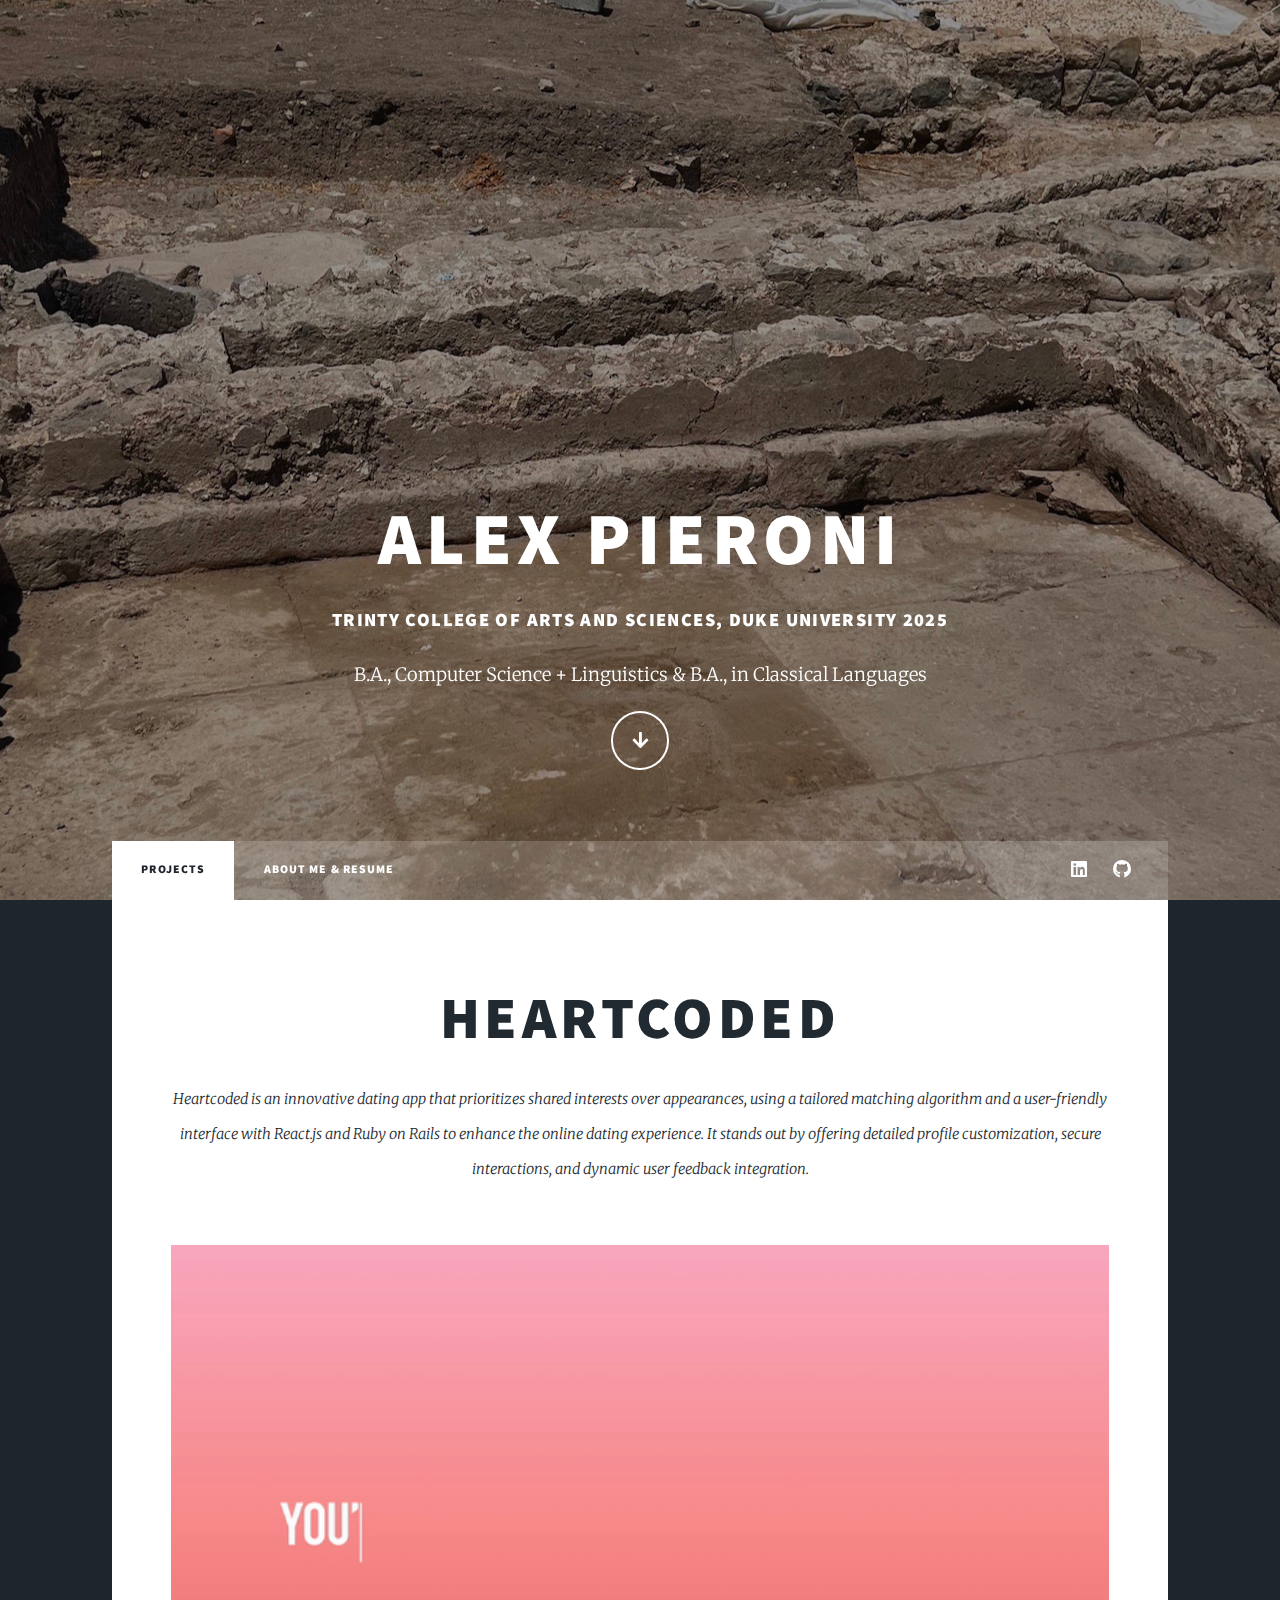
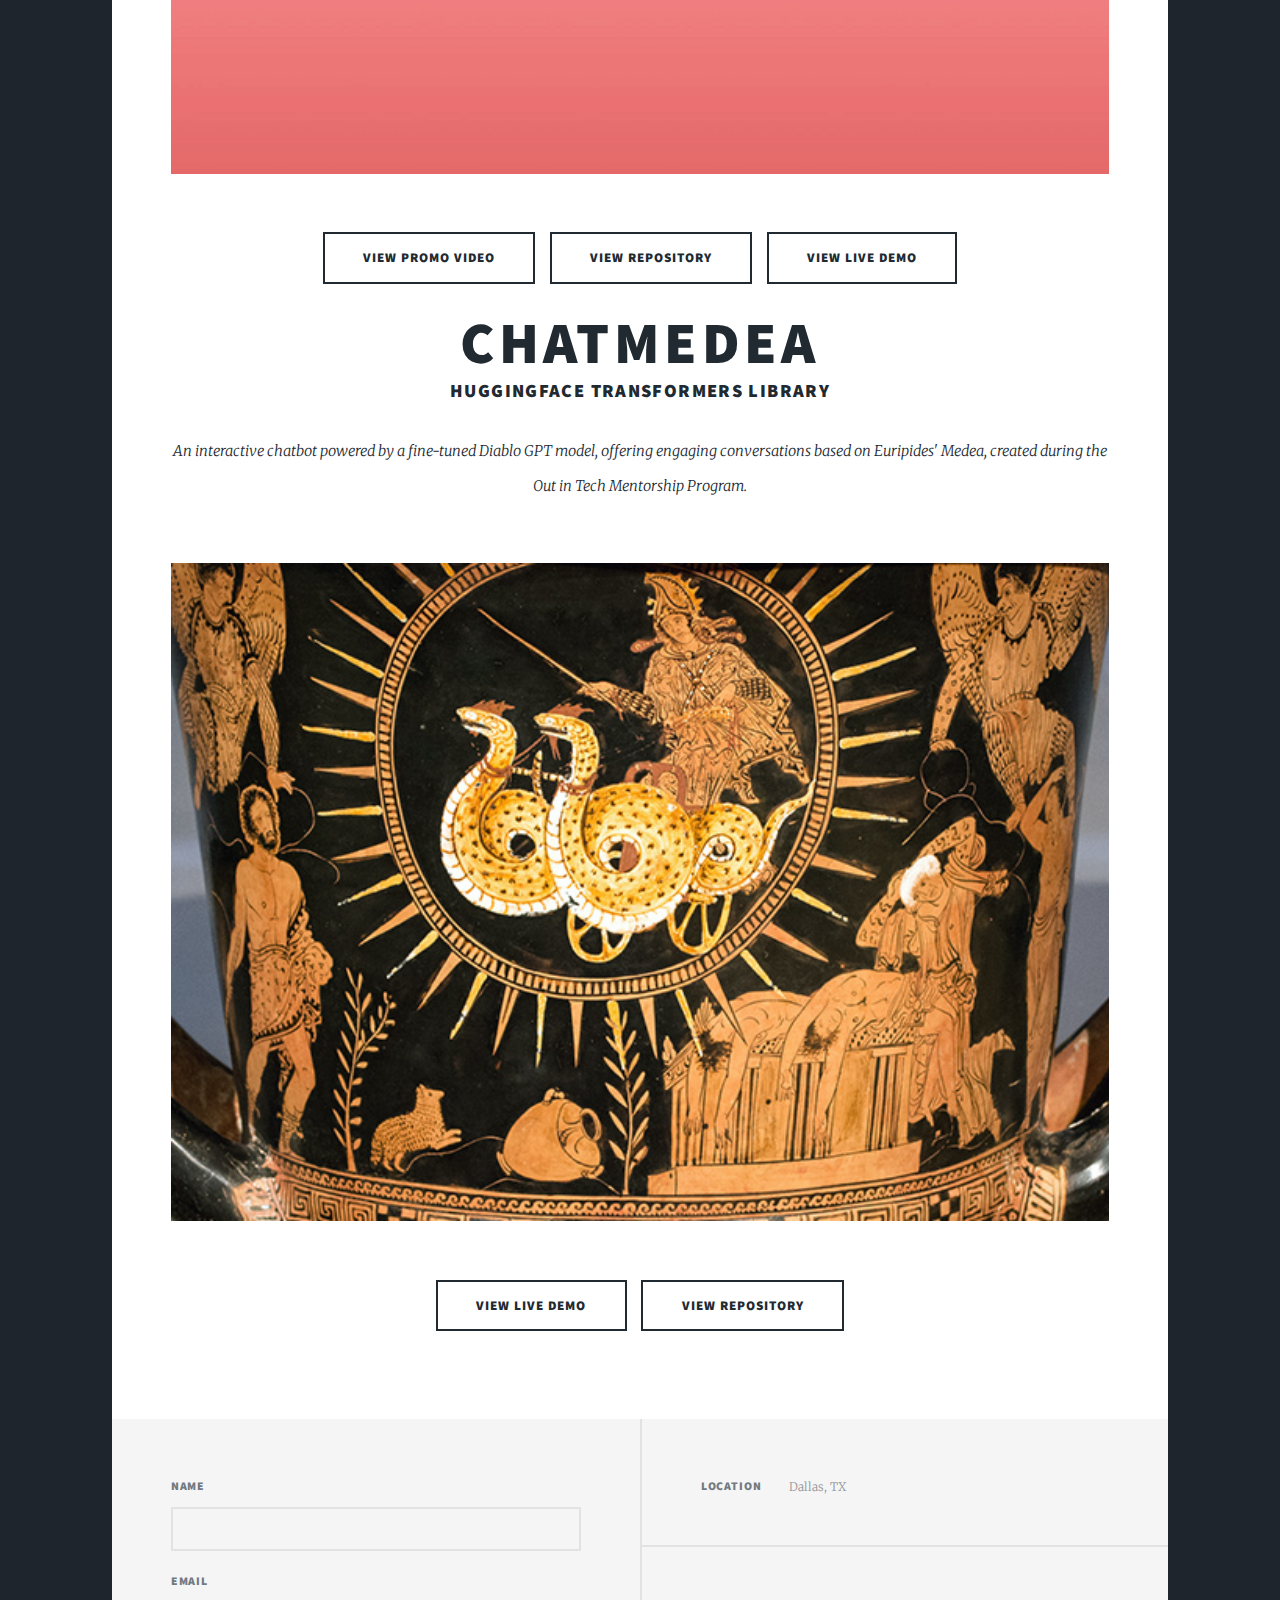
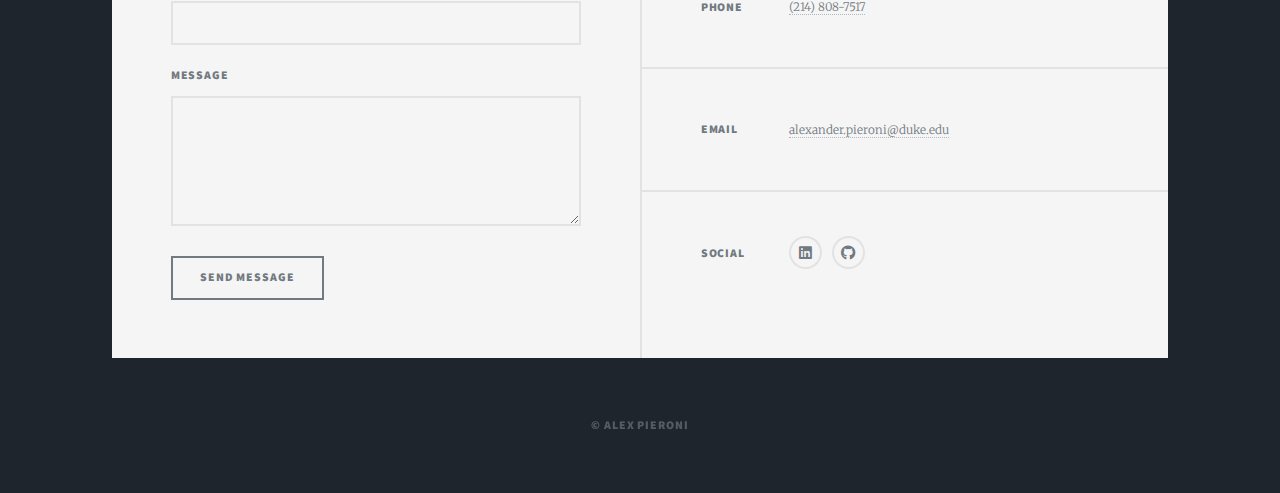
<file: index.html>
<!DOCTYPE html>
<!--
	Massively by HTML5 UP
	html5up.net | @ajlkn
	Free for personal and commercial use under the CCA 3.0 license (html5up.net/license)
-->
<html>
  <head>
    <title>Alex Pieroni</title>
    <meta charset="utf-8" />
    <meta
      name="viewport"
      content="width=device-width, initial-scale=1, user-scalable=no"
    />
    <link rel="stylesheet" href="assets/css/main.css" />
    <noscript
      ><link rel="stylesheet" href="assets/css/noscript.css"
    /></noscript>
  </head>
  <body class="is-preload">
    <!-- Wrapper -->
    <div id="wrapper" class="fade-in">
      <!-- Intro -->
      <div id="intro">
        <h1>Alex Pieroni</h1>
        <h3>Trinty College of Arts and Sciences, Duke University 2025</h3>
        <p>
          B.A., Computer Science + Linguistics & B.A., in Classical Languages
        </p>
        <ul class="actions">
          <li>
            <a
              href="#header"
              class="button icon solid solo fa-arrow-down scrolly"
              >Continue</a
            >
          </li>
        </ul>
      </div>

      <!-- Header -->
      <header id="header">
        <a href="index.html" class="logo">GET CURIOUS.</a>
      </header>

      <!-- Nav -->
      <nav id="nav">
        <ul class="links">
          <li class="active"><a href="index.html">Projects</a></li>
          <li><a href="generic.html">ABOUT ME & RESUME</a></li>
        </ul>
        <ul class="icons">
          <li>
            <a
              href="https://www.linkedin.com/in/alex-pieroni/"
              class="icon brands alt fa-linkedin"
              ><span class="label">LinkedIn</span></a
            >
          </li>
          <li>
            <a
              href="https://github.com/ajpieroni"
              class="icon brands alt fa-github"
              ><span class="label">GitHub</span></a
            >
          </li>
        </ul>
      </nav>

      <!-- Main -->
      <div id="main">
        <!-- Featured Post -->
        <article class="post featured">
          <header class="major">
            <h2>
              <a href="https://github.com/ajpieroni/316Heartcoded-Web-App"
                >HeartCoded<br />
                <h3></h3>
              </a>
            </h2>
            <p>
              Heartcoded is an innovative dating app that prioritizes shared
              interests over appearances, using a tailored matching algorithm
              and a user-friendly interface with React.js and Ruby on Rails to
              enhance the online dating experience. It stands out by offering
              detailed profile customization, secure interactions, and dynamic
              user feedback integration.
            </p>
          </header>
          <a
            href="https://github.com/ajpieroni/316Heartcoded-Web-App"
            class="image main"
            ><img src="images/heartcoded-animation.gif" alt="Heartcoded demo"
          /></a>
         
		  <ul class="actions special">
            <li>
              <a href="https://www.youtube.com/watch?v=S31Kqxk33hM" class="button large"
                >View Promo Video</a
              >
            </li>
            <li>
              <a
                href="https://github.com/ajpieroni/316Heartcoded-Web-App"
                class="button large"
                >View Repository</a
              >
            </li>
			<li>
				<a
				  href="https://www.youtube.com/watch?v=EaXCHAeUxvM"
				  class="button large"
				  >View Live Demo</a
				>
			  </li>
			  <!--  -->
          </ul>

          <header class="major">
            <h2>
              <a href="https://www.linkedin.com/posts/alex-pieroni_outintech-projects-mentorshipgraduation-activity-7072924015299874816-z6ki?utm_source=share&utm_medium=member_desktop"
                >ChatMedea<br />
                <h3>HuggingFace Transformers Library</h3>
              </a>
            </h2>
            <p>
              An interactive chatbot powered by a fine-tuned Diablo GPT model,
              offering engaging conversations based on Euripides' Medea, created
              during the Out in Tech Mentorship Program.
            </p>
          </header>
          <a href="https://github.com/ajpieroni/chatmedea" class="image main"
            ><img src="images/medea.jpeg" alt="ChatMedea demo"
          /></a>
          <ul class="actions special">
            <li>
              <a href="https://chatmedea.glitch.me" class="button large"
                >View Live Demo</a
              >
            </li>
            <li>
              <a
                href="https://github.com/ajpieroni/chatmedea"
                class="button large"
                >View Repository</a
              >
            </li>
          </ul>
        </article>

        

        <!-- Footer -->
      </div>

      <footer id="footer">
        <section>
          <form method="post" action="#">
            <div class="fields">
              <div class="field">
                <label for="name">Name</label>
                <input type="text" name="name" id="name" />
              </div>
              <div class="field">
                <label for="email">Email</label>
                <input type="text" name="email" id="email" />
              </div>
              <div class="field">
                <label for="message">Message</label>
                <textarea name="message" id="message" rows="3"></textarea>
              </div>
            </div>
            <ul class="actions">
              <li><input type="submit" value="Send Message" /></li>
            </ul>
          </form>
        </section>
        <section class="split contact">
          <section class="alt">
            <h3>Location</h3>
            <p>Dallas, TX<br /></p>
          </section>
          <section>
            <h3>Phone</h3>
            <p><a href="#">(214) 808-7517</a></p>
          </section>
          <section>
            <h3>Email</h3>
            <p><a href="#">alexander.pieroni@duke.edu</a></p>
          </section>
          <section>
            <h3>Social</h3>
            <ul class="icons alt">
              <li>
                <a
                  href="https://www.linkedin.com/in/alex-pieroni/"
                  class="icon brands alt fa-linkedin"
                  ><span class="label">LinkedIn</span></a
                >
              </li>
              <li>
                <a
                  href="https://github.com/ajpieroni"
                  class="icon brands alt fa-github"
                  ><span class="label">GitHub</span></a
                >
              </li>
            </ul>
          </section>
        </section>
      </footer>

      <!-- Copyright -->
      <div id="copyright">
        <ul>
          <li>&copy; Alex Pieroni</li>
        </ul>
      </div>
    </div>

    <!-- Scripts -->
    <script src="assets/js/jquery.min.js"></script>
    <script src="assets/js/jquery.scrollex.min.js"></script>
    <script src="assets/js/jquery.scrolly.min.js"></script>
    <script src="assets/js/browser.min.js"></script>
    <script src="assets/js/breakpoints.min.js"></script>
    <script src="assets/js/util.js"></script>
    <script src="assets/js/main.js"></script>
  </body>
</html>
</file>
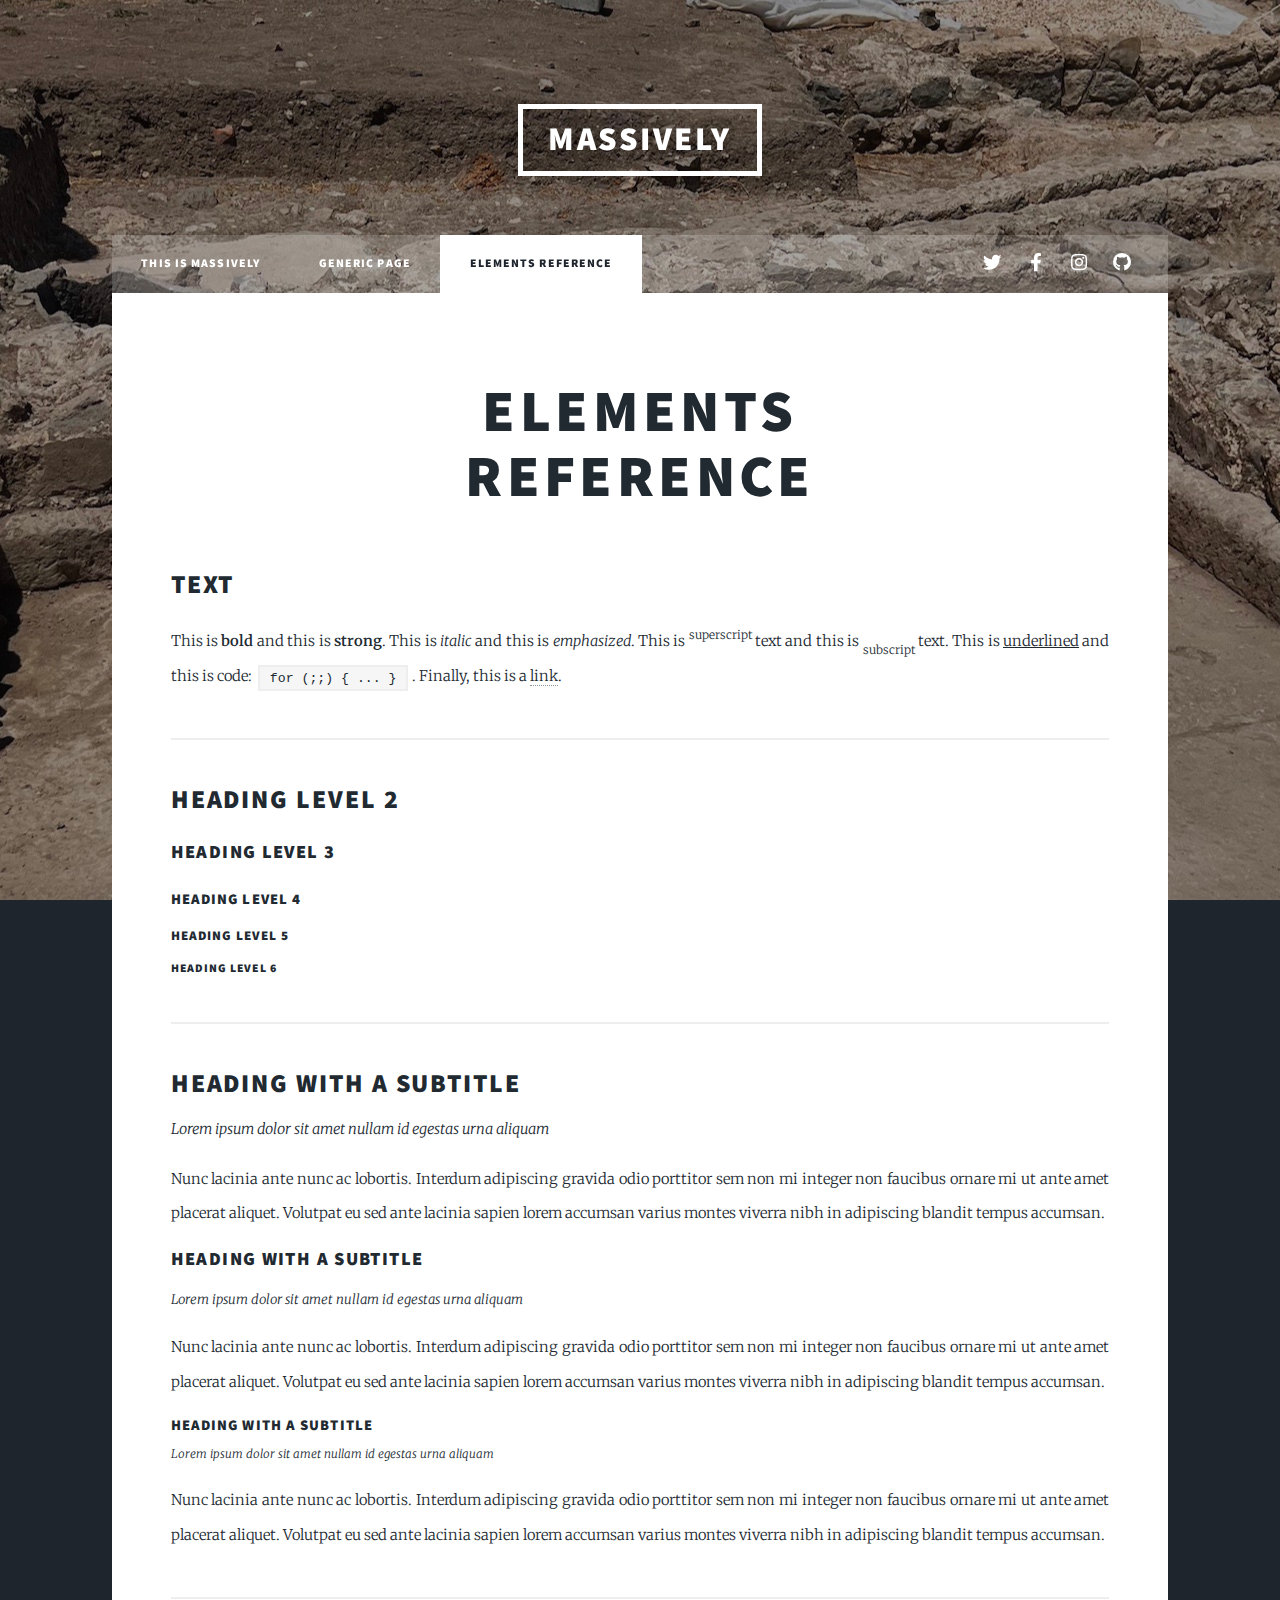
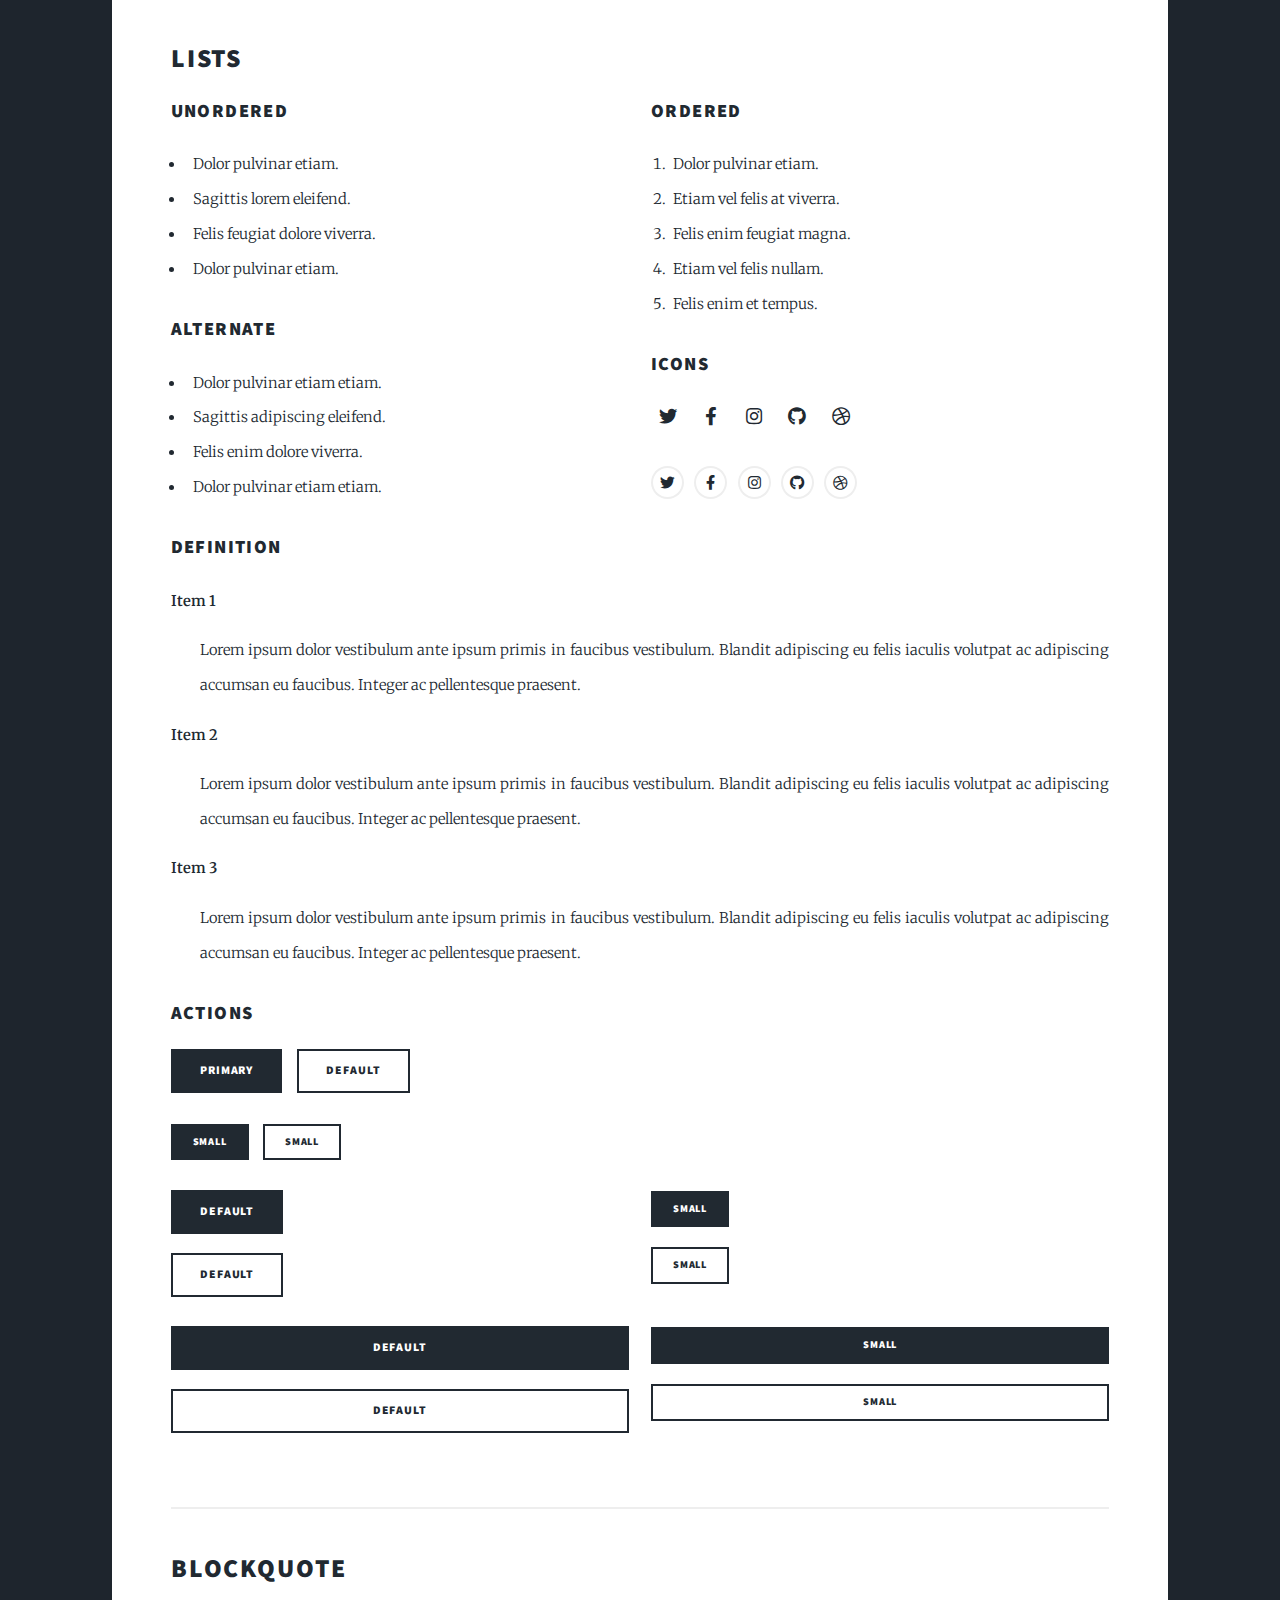
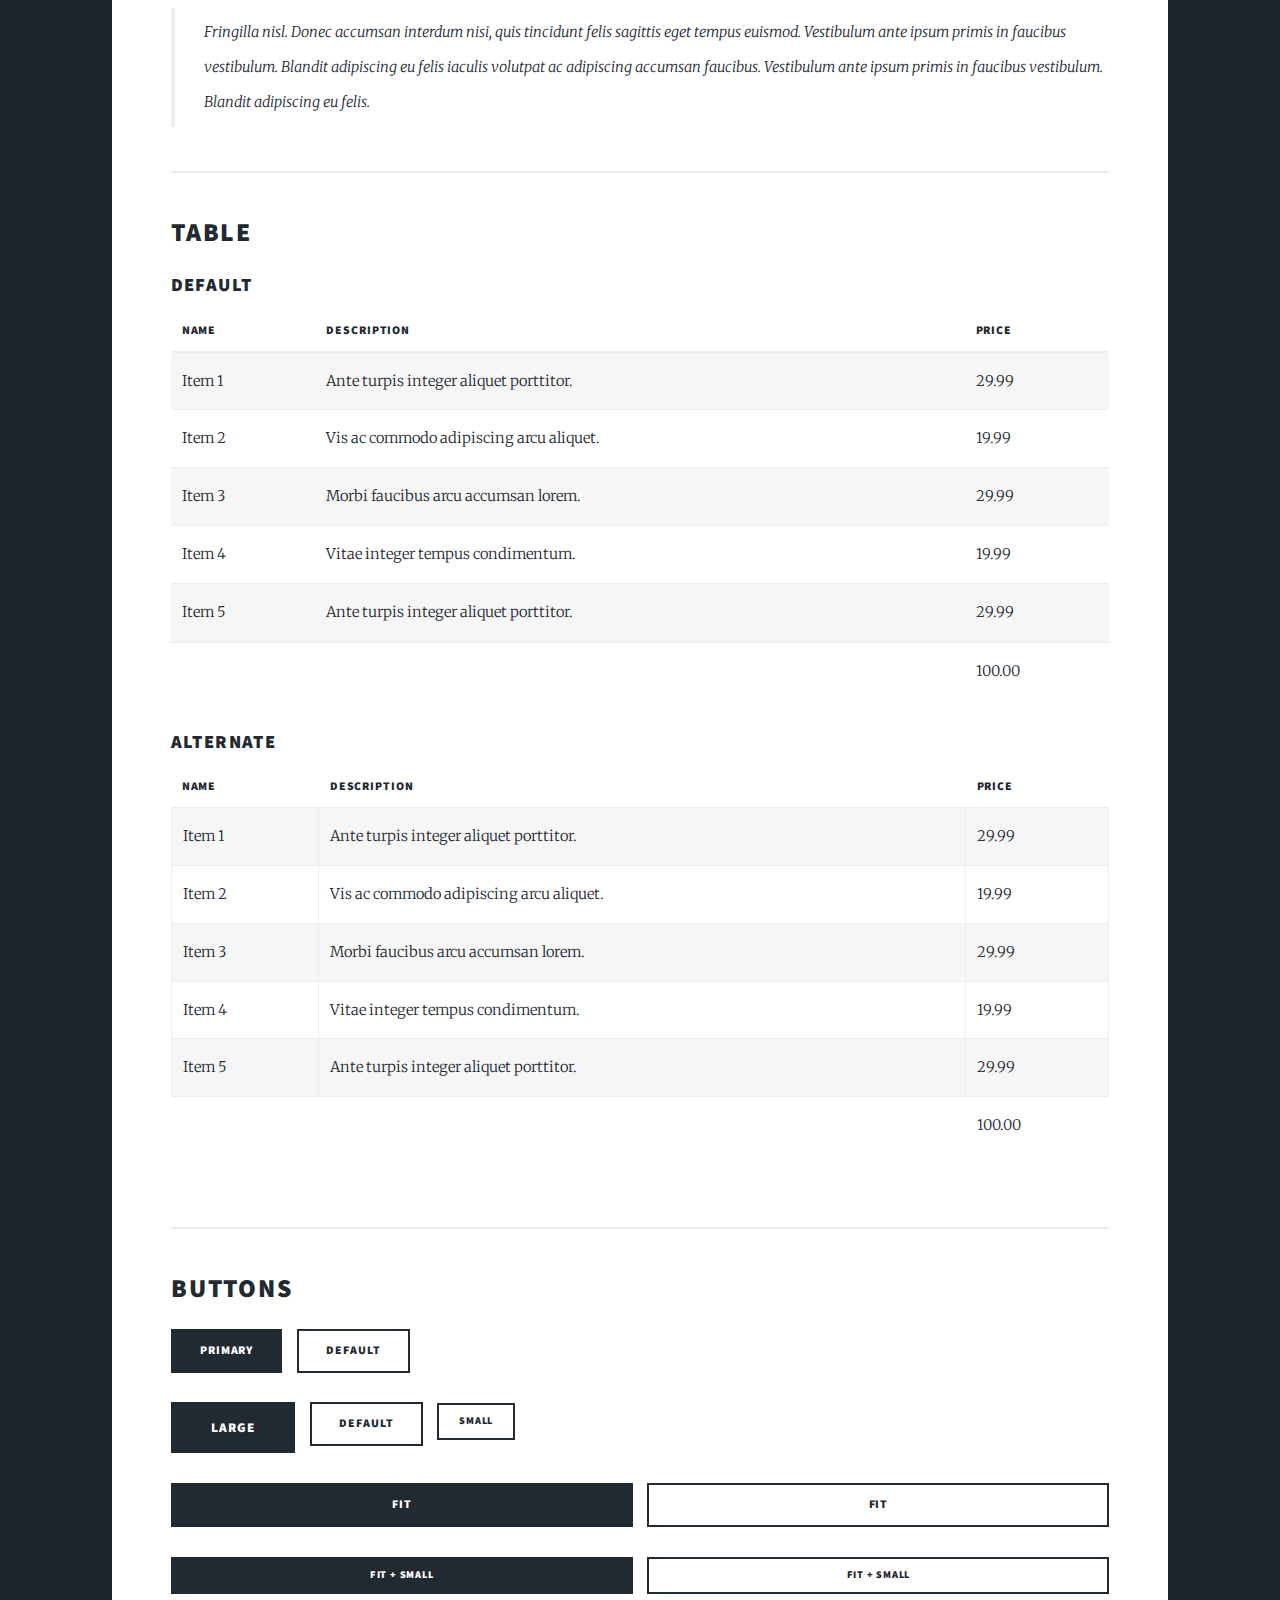
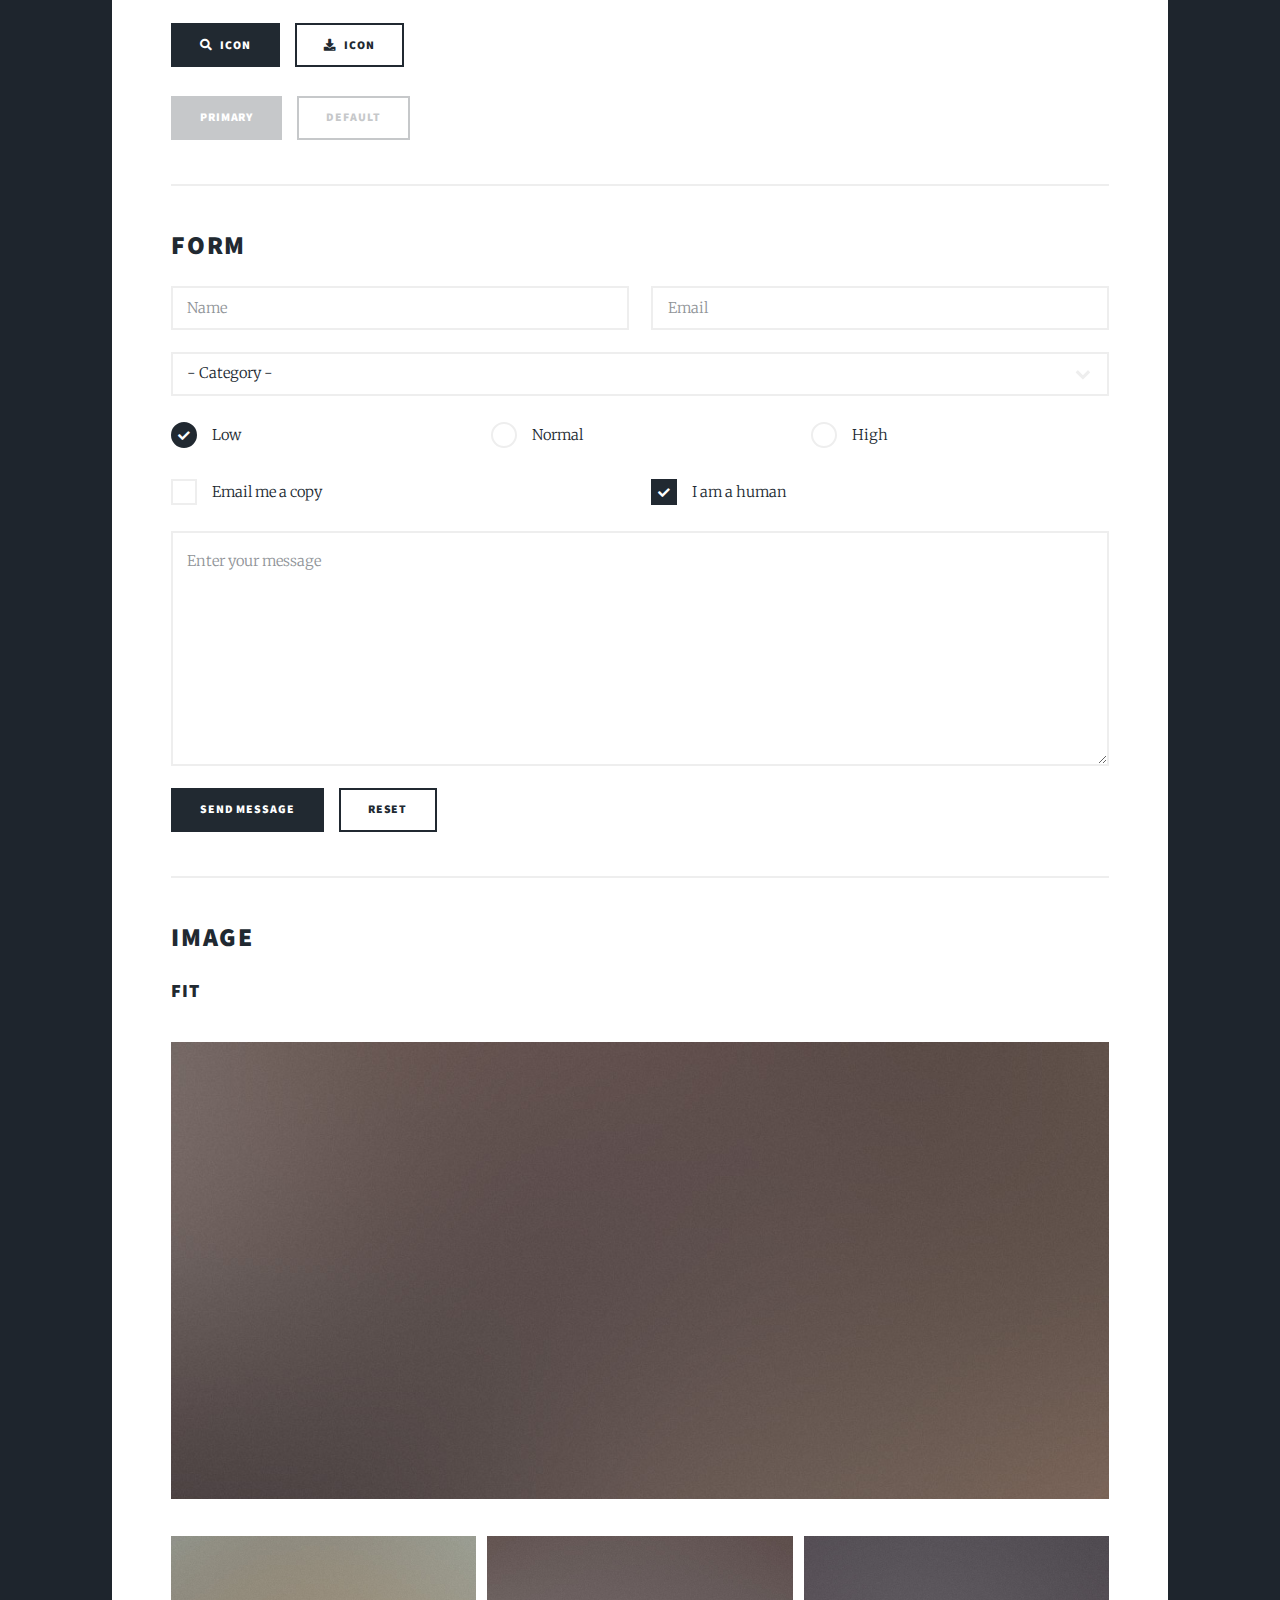
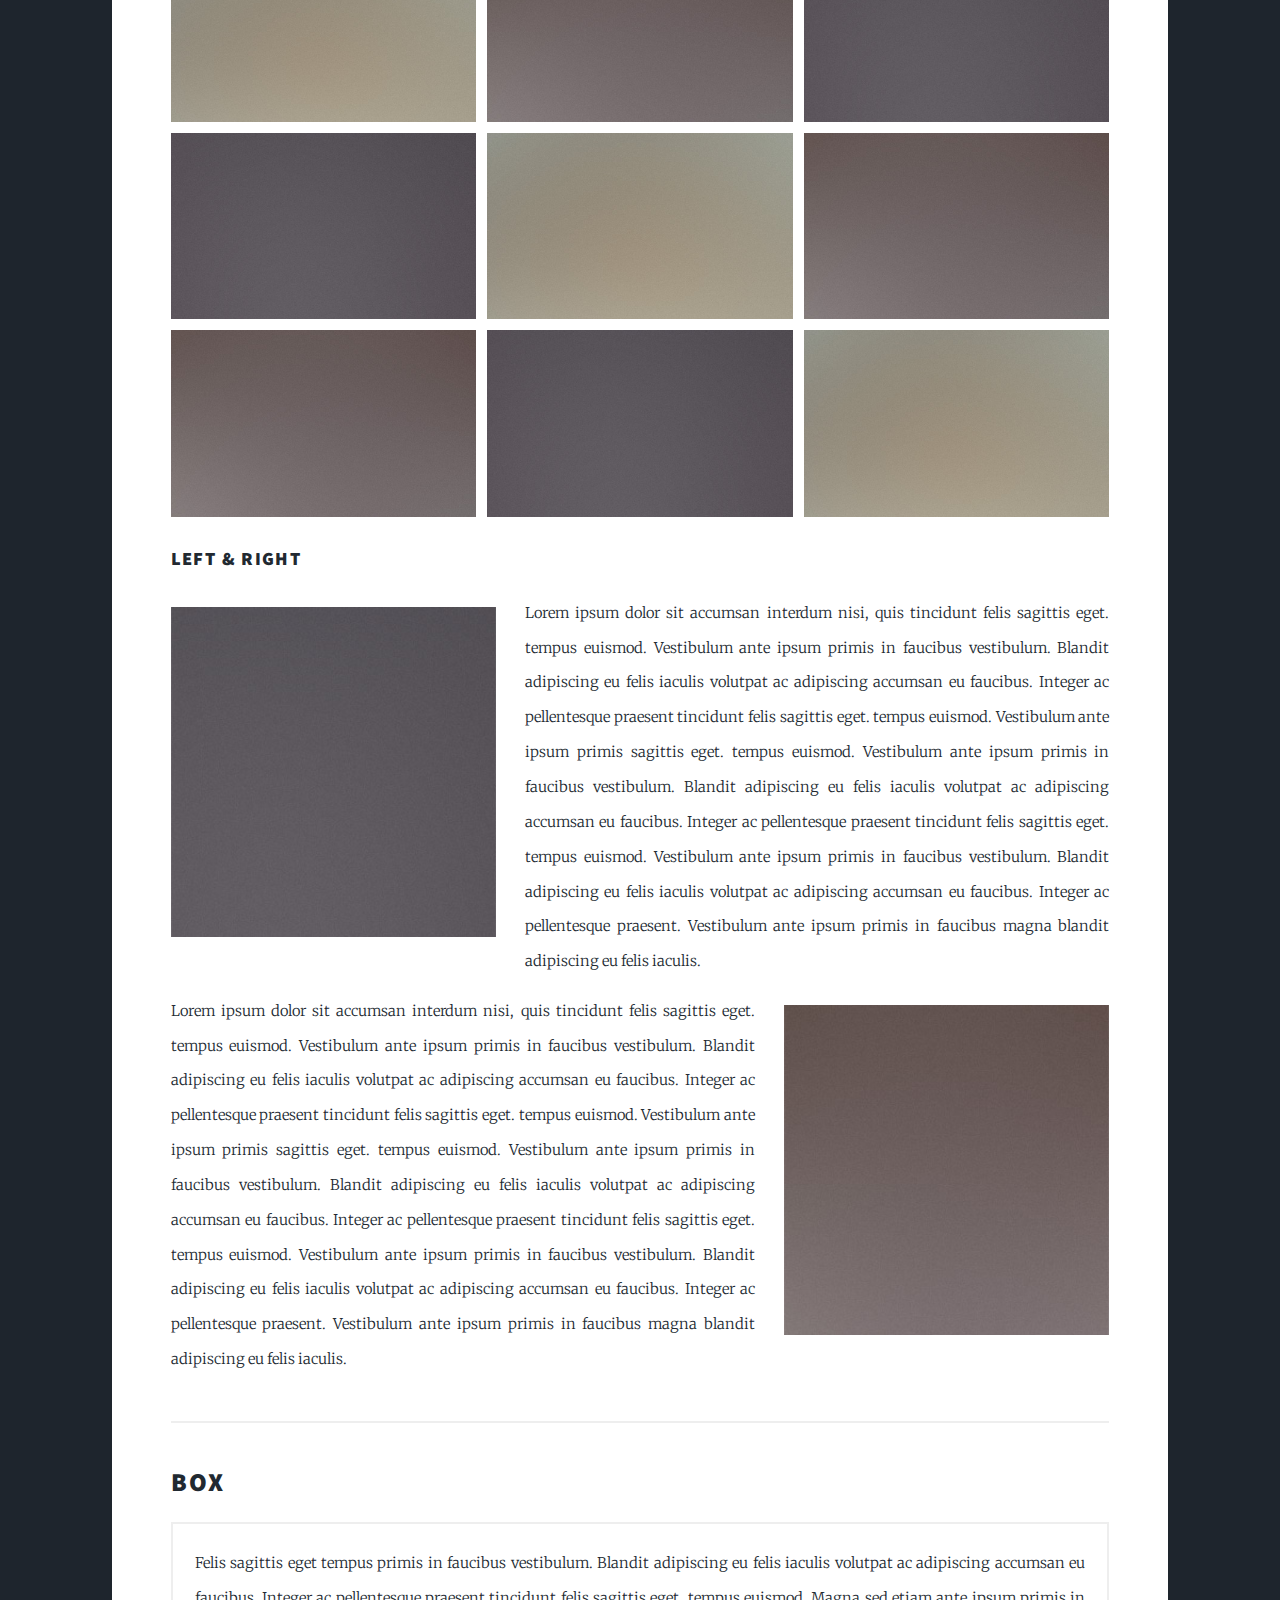
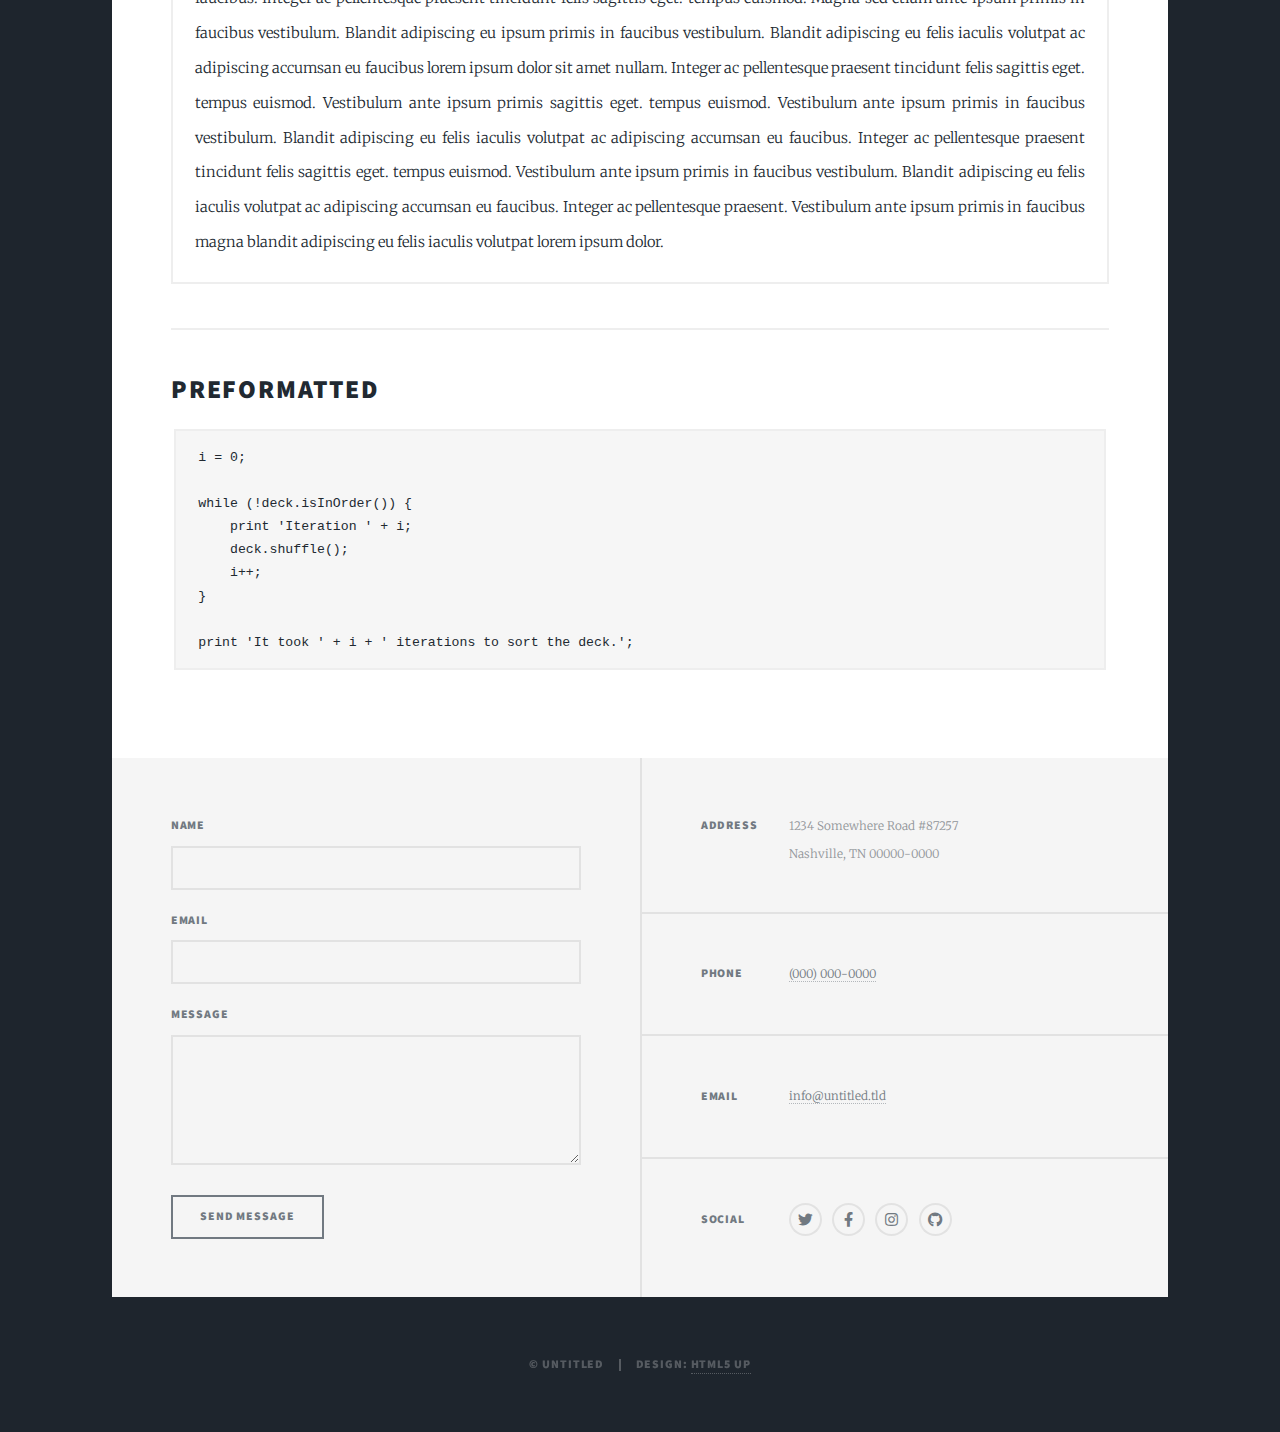
<file: elements.html>
<!DOCTYPE HTML>
<!--
	Massively by HTML5 UP
	html5up.net | @ajlkn
	Free for personal and commercial use under the CCA 3.0 license (html5up.net/license)
-->
<html>
	<head>
		<title>Elements Reference - Massively by HTML5 UP</title>
		<meta charset="utf-8" />
		<meta name="viewport" content="width=device-width, initial-scale=1, user-scalable=no" />
		<link rel="stylesheet" href="assets/css/main.css" />
		<noscript><link rel="stylesheet" href="assets/css/noscript.css" /></noscript>
	</head>
	<body class="is-preload">

		<!-- Wrapper -->
			<div id="wrapper">

				<!-- Header -->
					<header id="header">
						<a href="index.html" class="logo">Massively</a>
					</header>

				<!-- Nav -->
					<nav id="nav">
						<ul class="links">
							<li><a href="index.html">This is Massively</a></li>
							<li><a href="generic.html">Generic Page</a></li>
							<li class="active"><a href="elements.html">Elements Reference</a></li>
						</ul>
						<ul class="icons">
							<li><a href="#" class="icon brands fa-twitter"><span class="label">Twitter</span></a></li>
							<li><a href="#" class="icon brands fa-facebook-f"><span class="label">Facebook</span></a></li>
							<li><a href="#" class="icon brands fa-instagram"><span class="label">Instagram</span></a></li>
							<li><a href="#" class="icon brands fa-github"><span class="label">GitHub</span></a></li>
						</ul>
					</nav>

				<!-- Main -->
					<div id="main">

						<!-- Post -->
							<section class="post">
								<header class="major">
									<h1>Elements<br />
									Reference</h1>
								</header>

								<!-- Text stuff -->
									<h2>Text</h2>
									<p>This is <b>bold</b> and this is <strong>strong</strong>. This is <i>italic</i> and this is <em>emphasized</em>.
									This is <sup>superscript</sup> text and this is <sub>subscript</sub> text.
									This is <u>underlined</u> and this is code: <code>for (;;) { ... }</code>.
									Finally, this is a <a href="#">link</a>.</p>
									<hr />
									<h2>Heading Level 2</h2>
									<h3>Heading Level 3</h3>
									<h4>Heading Level 4</h4>
									<h5>Heading Level 5</h5>
									<h6>Heading Level 6</h6>
									<hr />
									<header>
										<h2>Heading with a Subtitle</h2>
										<p>Lorem ipsum dolor sit amet nullam id egestas urna aliquam</p>
									</header>
									<p>Nunc lacinia ante nunc ac lobortis. Interdum adipiscing gravida odio porttitor sem non mi integer non faucibus ornare mi ut ante amet placerat aliquet. Volutpat eu sed ante lacinia sapien lorem accumsan varius montes viverra nibh in adipiscing blandit tempus accumsan.</p>
									<header>
										<h3>Heading with a Subtitle</h3>
										<p>Lorem ipsum dolor sit amet nullam id egestas urna aliquam</p>
									</header>
									<p>Nunc lacinia ante nunc ac lobortis. Interdum adipiscing gravida odio porttitor sem non mi integer non faucibus ornare mi ut ante amet placerat aliquet. Volutpat eu sed ante lacinia sapien lorem accumsan varius montes viverra nibh in adipiscing blandit tempus accumsan.</p>
									<header>
										<h4>Heading with a Subtitle</h4>
										<p>Lorem ipsum dolor sit amet nullam id egestas urna aliquam</p>
									</header>
									<p>Nunc lacinia ante nunc ac lobortis. Interdum adipiscing gravida odio porttitor sem non mi integer non faucibus ornare mi ut ante amet placerat aliquet. Volutpat eu sed ante lacinia sapien lorem accumsan varius montes viverra nibh in adipiscing blandit tempus accumsan.</p>

									<hr />

								<!-- Lists -->
									<h2>Lists</h2>
									<div class="row">
										<div class="col-6 col-12-small">

											<h3>Unordered</h3>
											<ul>
												<li>Dolor pulvinar etiam.</li>
												<li>Sagittis lorem eleifend.</li>
												<li>Felis feugiat dolore viverra.</li>
												<li>Dolor pulvinar etiam.</li>
											</ul>

											<h3>Alternate</h3>
											<ul class="alt">
												<li>Dolor pulvinar etiam etiam.</li>
												<li>Sagittis adipiscing eleifend.</li>
												<li>Felis enim dolore viverra.</li>
												<li>Dolor pulvinar etiam etiam.</li>
											</ul>

										</div>
										<div class="col-6 col-12-small">

											<h3>Ordered</h3>
											<ol>
												<li>Dolor pulvinar etiam.</li>
												<li>Etiam vel felis at viverra.</li>
												<li>Felis enim feugiat magna.</li>
												<li>Etiam vel felis nullam.</li>
												<li>Felis enim et tempus.</li>
											</ol>

											<h3>Icons</h3>
											<ul class="icons">
												<li><a href="#" class="icon brands fa-twitter"><span class="label">Twitter</span></a></li>
												<li><a href="#" class="icon brands fa-facebook-f"><span class="label">Facebook</span></a></li>
												<li><a href="#" class="icon brands fa-instagram"><span class="label">Instagram</span></a></li>
												<li><a href="#" class="icon brands fa-github"><span class="label">Github</span></a></li>
												<li><a href="#" class="icon brands fa-dribbble"><span class="label">Dribbble</span></a></li>
											</ul>
											<ul class="icons alt">
												<li><a href="#" class="icon brands alt fa-twitter"><span class="label">Twitter</span></a></li>
												<li><a href="#" class="icon brands alt fa-facebook-f"><span class="label">Facebook</span></a></li>
												<li><a href="#" class="icon brands alt fa-instagram"><span class="label">Instagram</span></a></li>
												<li><a href="#" class="icon brands alt fa-github"><span class="label">Github</span></a></li>
												<li><a href="#" class="icon brands alt fa-dribbble"><span class="label">Dribbble</span></a></li>
											</ul>

										</div>
									</div>
									<h3>Definition</h3>
									<dl>
										<dt>Item 1</dt>
										<dd>
											<p>Lorem ipsum dolor vestibulum ante ipsum primis in faucibus vestibulum. Blandit adipiscing eu felis iaculis volutpat ac adipiscing accumsan eu faucibus. Integer ac pellentesque praesent.</p>
										</dd>
										<dt>Item 2</dt>
										<dd>
											<p>Lorem ipsum dolor vestibulum ante ipsum primis in faucibus vestibulum. Blandit adipiscing eu felis iaculis volutpat ac adipiscing accumsan eu faucibus. Integer ac pellentesque praesent.</p>
										</dd>
										<dt>Item 3</dt>
										<dd>
											<p>Lorem ipsum dolor vestibulum ante ipsum primis in faucibus vestibulum. Blandit adipiscing eu felis iaculis volutpat ac adipiscing accumsan eu faucibus. Integer ac pellentesque praesent.</p>
										</dd>
									</dl>

									<h3>Actions</h3>
									<ul class="actions">
										<li><a href="#" class="button primary">Primary</a></li>
										<li><a href="#" class="button">Default</a></li>
									</ul>
									<ul class="actions small">
										<li><a href="#" class="button primary small">Small</a></li>
										<li><a href="#" class="button small">Small</a></li>
									</ul>
									<div class="row">
										<div class="col-6 col-12-small">
											<ul class="actions stacked">
												<li><a href="#" class="button primary">Default</a></li>
												<li><a href="#" class="button">Default</a></li>
											</ul>
										</div>
										<div class="col-6 col-12-small">
											<ul class="actions stacked">
												<li><a href="#" class="button primary small">Small</a></li>
												<li><a href="#" class="button small">Small</a></li>
											</ul>
										</div>
									</div>
									<div class="row">
										<div class="col-6 col-12-small">
											<ul class="actions stacked">
												<li><a href="#" class="button primary fit">Default</a></li>
												<li><a href="#" class="button fit">Default</a></li>
											</ul>
										</div>
										<div class="col-6 col-12-small">
											<ul class="actions stacked">
												<li><a href="#" class="button primary small fit">Small</a></li>
												<li><a href="#" class="button small fit">Small</a></li>
											</ul>
										</div>
									</div>

									<hr />

								<!-- Blockquote -->
									<h2>Blockquote</h2>
									<blockquote>Fringilla nisl. Donec accumsan interdum nisi, quis tincidunt felis sagittis eget tempus euismod. Vestibulum ante ipsum primis in faucibus vestibulum. Blandit adipiscing eu felis iaculis volutpat ac adipiscing accumsan faucibus. Vestibulum ante ipsum primis in faucibus vestibulum. Blandit adipiscing eu felis.</blockquote>

									<hr />

								<!-- Table -->
									<h2>Table</h2>

									<h3>Default</h3>
									<div class="table-wrapper">
										<table>
											<thead>
												<tr>
													<th>Name</th>
													<th>Description</th>
													<th>Price</th>
												</tr>
											</thead>
											<tbody>
												<tr>
													<td>Item 1</td>
													<td>Ante turpis integer aliquet porttitor.</td>
													<td>29.99</td>
												</tr>
												<tr>
													<td>Item 2</td>
													<td>Vis ac commodo adipiscing arcu aliquet.</td>
													<td>19.99</td>
												</tr>
												<tr>
													<td>Item 3</td>
													<td> Morbi faucibus arcu accumsan lorem.</td>
													<td>29.99</td>
												</tr>
												<tr>
													<td>Item 4</td>
													<td>Vitae integer tempus condimentum.</td>
													<td>19.99</td>
												</tr>
												<tr>
													<td>Item 5</td>
													<td>Ante turpis integer aliquet porttitor.</td>
													<td>29.99</td>
												</tr>
											</tbody>
											<tfoot>
												<tr>
													<td colspan="2"></td>
													<td>100.00</td>
												</tr>
											</tfoot>
										</table>
									</div>

									<h3>Alternate</h3>
									<div class="table-wrapper">
										<table class="alt">
											<thead>
												<tr>
													<th>Name</th>
													<th>Description</th>
													<th>Price</th>
												</tr>
											</thead>
											<tbody>
												<tr>
													<td>Item 1</td>
													<td>Ante turpis integer aliquet porttitor.</td>
													<td>29.99</td>
												</tr>
												<tr>
													<td>Item 2</td>
													<td>Vis ac commodo adipiscing arcu aliquet.</td>
													<td>19.99</td>
												</tr>
												<tr>
													<td>Item 3</td>
													<td> Morbi faucibus arcu accumsan lorem.</td>
													<td>29.99</td>
												</tr>
												<tr>
													<td>Item 4</td>
													<td>Vitae integer tempus condimentum.</td>
													<td>19.99</td>
												</tr>
												<tr>
													<td>Item 5</td>
													<td>Ante turpis integer aliquet porttitor.</td>
													<td>29.99</td>
												</tr>
											</tbody>
											<tfoot>
												<tr>
													<td colspan="2"></td>
													<td>100.00</td>
												</tr>
											</tfoot>
										</table>
									</div>

									<hr />

								<!-- Buttons -->
									<h2>Buttons</h2>
									<ul class="actions">
										<li><a href="#" class="button primary">Primary</a></li>
										<li><a href="#" class="button">Default</a></li>
									</ul>
									<ul class="actions">
										<li><a href="#" class="button primary large">Large</a></li>
										<li><a href="#" class="button">Default</a></li>
										<li><a href="#" class="button small">Small</a></li>
									</ul>
									<ul class="actions fit">
										<li><a href="#" class="button primary fit">Fit</a></li>
										<li><a href="#" class="button fit">Fit</a></li>
									</ul>
									<ul class="actions fit small">
										<li><a href="#" class="button primary fit small">Fit + Small</a></li>
										<li><a href="#" class="button fit small">Fit + Small</a></li>
									</ul>
									<ul class="actions">
										<li><a href="#" class="button primary icon solid fa-search">Icon</a></li>
										<li><a href="#" class="button icon solid fa-download">Icon</a></li>
									</ul>
									<ul class="actions">
										<li><span class="button primary disabled">Primary</span></li>
										<li><span class="button disabled">Default</span></li>
									</ul>

									<hr />

								<!-- Form -->
									<h2>Form</h2>

									<form method="post" action="#">
										<div class="row gtr-uniform">
											<div class="col-6 col-12-xsmall">
												<input type="text" name="demo-name" id="demo-name" value="" placeholder="Name" />
											</div>
											<div class="col-6 col-12-xsmall">
												<input type="email" name="demo-email" id="demo-email" value="" placeholder="Email" />
											</div>
											<!-- Break -->
											<div class="col-12">
												<select name="demo-category" id="demo-category">
													<option value="">- Category -</option>
													<option value="1">Manufacturing</option>
													<option value="1">Shipping</option>
													<option value="1">Administration</option>
													<option value="1">Human Resources</option>
												</select>
											</div>
											<!-- Break -->
											<div class="col-4 col-12-small">
												<input type="radio" id="demo-priority-low" name="demo-priority" checked>
												<label for="demo-priority-low">Low</label>
											</div>
											<div class="col-4 col-12-small">
												<input type="radio" id="demo-priority-normal" name="demo-priority">
												<label for="demo-priority-normal">Normal</label>
											</div>
											<div class="col-4 col-12-small">
												<input type="radio" id="demo-priority-high" name="demo-priority">
												<label for="demo-priority-high">High</label>
											</div>
											<!-- Break -->
											<div class="col-6 col-12-small">
												<input type="checkbox" id="demo-copy" name="demo-copy">
												<label for="demo-copy">Email me a copy</label>
											</div>
											<div class="col-6 col-12-small">
												<input type="checkbox" id="demo-human" name="demo-human" checked>
												<label for="demo-human">I am a human</label>
											</div>
											<!-- Break -->
											<div class="col-12">
												<textarea name="demo-message" id="demo-message" placeholder="Enter your message" rows="6"></textarea>
											</div>
											<!-- Break -->
											<div class="col-12">
												<ul class="actions">
													<li><input type="submit" value="Send Message" class="primary" /></li>
													<li><input type="reset" value="Reset" /></li>
												</ul>
											</div>
										</div>
									</form>

									<hr />

								<!-- Image -->
									<h2>Image</h2>

									<h3>Fit</h3>
									<span class="image fit"><img src="images/pic01.jpg" alt="" /></span>
									<div class="box alt">
										<div class="row gtr-50 gtr-uniform">
											<div class="col-4"><span class="image fit"><img src="images/pic02.jpg" alt="" /></span></div>
											<div class="col-4"><span class="image fit"><img src="images/pic03.jpg" alt="" /></span></div>
											<div class="col-4"><span class="image fit"><img src="images/pic04.jpg" alt="" /></span></div>
											<!-- Break -->
											<div class="col-4"><span class="image fit"><img src="images/pic04.jpg" alt="" /></span></div>
											<div class="col-4"><span class="image fit"><img src="images/pic02.jpg" alt="" /></span></div>
											<div class="col-4"><span class="image fit"><img src="images/pic03.jpg" alt="" /></span></div>
											<!-- Break -->
											<div class="col-4"><span class="image fit"><img src="images/pic03.jpg" alt="" /></span></div>
											<div class="col-4"><span class="image fit"><img src="images/pic04.jpg" alt="" /></span></div>
											<div class="col-4"><span class="image fit"><img src="images/pic02.jpg" alt="" /></span></div>
										</div>
									</div>

									<h3>Left &amp; Right</h3>
									<p><span class="image left"><img src="images/pic08.jpg" alt="" /></span>Lorem ipsum dolor sit accumsan interdum nisi, quis tincidunt felis sagittis eget. tempus euismod. Vestibulum ante ipsum primis in faucibus vestibulum. Blandit adipiscing eu felis iaculis volutpat ac adipiscing accumsan eu faucibus. Integer ac pellentesque praesent tincidunt felis sagittis eget. tempus euismod. Vestibulum ante ipsum primis sagittis eget. tempus euismod. Vestibulum ante ipsum primis in faucibus vestibulum. Blandit adipiscing eu felis iaculis volutpat ac adipiscing accumsan eu faucibus. Integer ac pellentesque praesent tincidunt felis sagittis eget. tempus euismod. Vestibulum ante ipsum primis in faucibus vestibulum. Blandit adipiscing eu felis iaculis volutpat ac adipiscing accumsan eu faucibus. Integer ac pellentesque praesent. Vestibulum ante ipsum primis in faucibus magna blandit adipiscing eu felis iaculis.</p>
									<p><span class="image right"><img src="images/pic09.jpg" alt="" /></span>Lorem ipsum dolor sit accumsan interdum nisi, quis tincidunt felis sagittis eget. tempus euismod. Vestibulum ante ipsum primis in faucibus vestibulum. Blandit adipiscing eu felis iaculis volutpat ac adipiscing accumsan eu faucibus. Integer ac pellentesque praesent tincidunt felis sagittis eget. tempus euismod. Vestibulum ante ipsum primis sagittis eget. tempus euismod. Vestibulum ante ipsum primis in faucibus vestibulum. Blandit adipiscing eu felis iaculis volutpat ac adipiscing accumsan eu faucibus. Integer ac pellentesque praesent tincidunt felis sagittis eget. tempus euismod. Vestibulum ante ipsum primis in faucibus vestibulum. Blandit adipiscing eu felis iaculis volutpat ac adipiscing accumsan eu faucibus. Integer ac pellentesque praesent. Vestibulum ante ipsum primis in faucibus magna blandit adipiscing eu felis iaculis.</p>

									<hr />

								<!-- Box -->
									<h2>Box</h2>
									<div class="box">
										<p>Felis sagittis eget tempus primis in faucibus vestibulum. Blandit adipiscing eu felis iaculis volutpat ac adipiscing accumsan eu faucibus. Integer ac pellentesque praesent tincidunt felis sagittis eget. tempus euismod. Magna sed etiam ante ipsum primis in faucibus vestibulum. Blandit adipiscing eu ipsum primis in faucibus vestibulum. Blandit adipiscing eu felis iaculis volutpat ac adipiscing accumsan eu faucibus lorem ipsum dolor sit amet nullam. Integer ac pellentesque praesent tincidunt felis sagittis eget. tempus euismod. Vestibulum ante ipsum primis sagittis eget. tempus euismod. Vestibulum ante ipsum primis in faucibus vestibulum. Blandit adipiscing eu felis iaculis volutpat ac adipiscing accumsan eu faucibus. Integer ac pellentesque praesent tincidunt felis sagittis eget. tempus euismod. Vestibulum ante ipsum primis in faucibus vestibulum. Blandit adipiscing eu felis iaculis volutpat ac adipiscing accumsan eu faucibus. Integer ac pellentesque praesent. Vestibulum ante ipsum primis in faucibus magna blandit adipiscing eu felis iaculis volutpat lorem ipsum dolor.</p>
									</div>

									<hr />

								<!-- Preformatted Code -->
									<h2>Preformatted</h2>
									<pre><code>i = 0;

while (!deck.isInOrder()) {
    print 'Iteration ' + i;
    deck.shuffle();
    i++;
}

print 'It took ' + i + ' iterations to sort the deck.';
</code></pre>

							</section>

					</div>

				<!-- Footer -->
					<footer id="footer">
						<section>
							<form method="post" action="#">
								<div class="fields">
									<div class="field">
										<label for="name">Name</label>
										<input type="text" name="name" id="name" />
									</div>
									<div class="field">
										<label for="email">Email</label>
										<input type="text" name="email" id="email" />
									</div>
									<div class="field">
										<label for="message">Message</label>
										<textarea name="message" id="message" rows="3"></textarea>
									</div>
								</div>
								<ul class="actions">
									<li><input type="submit" value="Send Message" /></li>
								</ul>
							</form>
						</section>
						<section class="split contact">
							<section class="alt">
								<h3>Address</h3>
								<p>1234 Somewhere Road #87257<br />
								Nashville, TN 00000-0000</p>
							</section>
							<section>
								<h3>Phone</h3>
								<p><a href="#">(000) 000-0000</a></p>
							</section>
							<section>
								<h3>Email</h3>
								<p><a href="#">info@untitled.tld</a></p>
							</section>
							<section>
								<h3>Social</h3>
								<ul class="icons alt">
									<li><a href="#" class="icon brands alt fa-twitter"><span class="label">Twitter</span></a></li>
									<li><a href="#" class="icon brands alt fa-facebook-f"><span class="label">Facebook</span></a></li>
									<li><a href="#" class="icon brands alt fa-instagram"><span class="label">Instagram</span></a></li>
									<li><a href="#" class="icon brands alt fa-github"><span class="label">GitHub</span></a></li>
								</ul>
							</section>
						</section>
					</footer>

				<!-- Copyright -->
					<div id="copyright">
						<ul><li>&copy; Untitled</li><li>Design: <a href="https://html5up.net">HTML5 UP</a></li></ul>
					</div>

			</div>

		<!-- Scripts -->
			<script src="assets/js/jquery.min.js"></script>
			<script src="assets/js/jquery.scrollex.min.js"></script>
			<script src="assets/js/jquery.scrolly.min.js"></script>
			<script src="assets/js/browser.min.js"></script>
			<script src="assets/js/breakpoints.min.js"></script>
			<script src="assets/js/util.js"></script>
			<script src="assets/js/main.js"></script>

	</body>
</html>
</file>
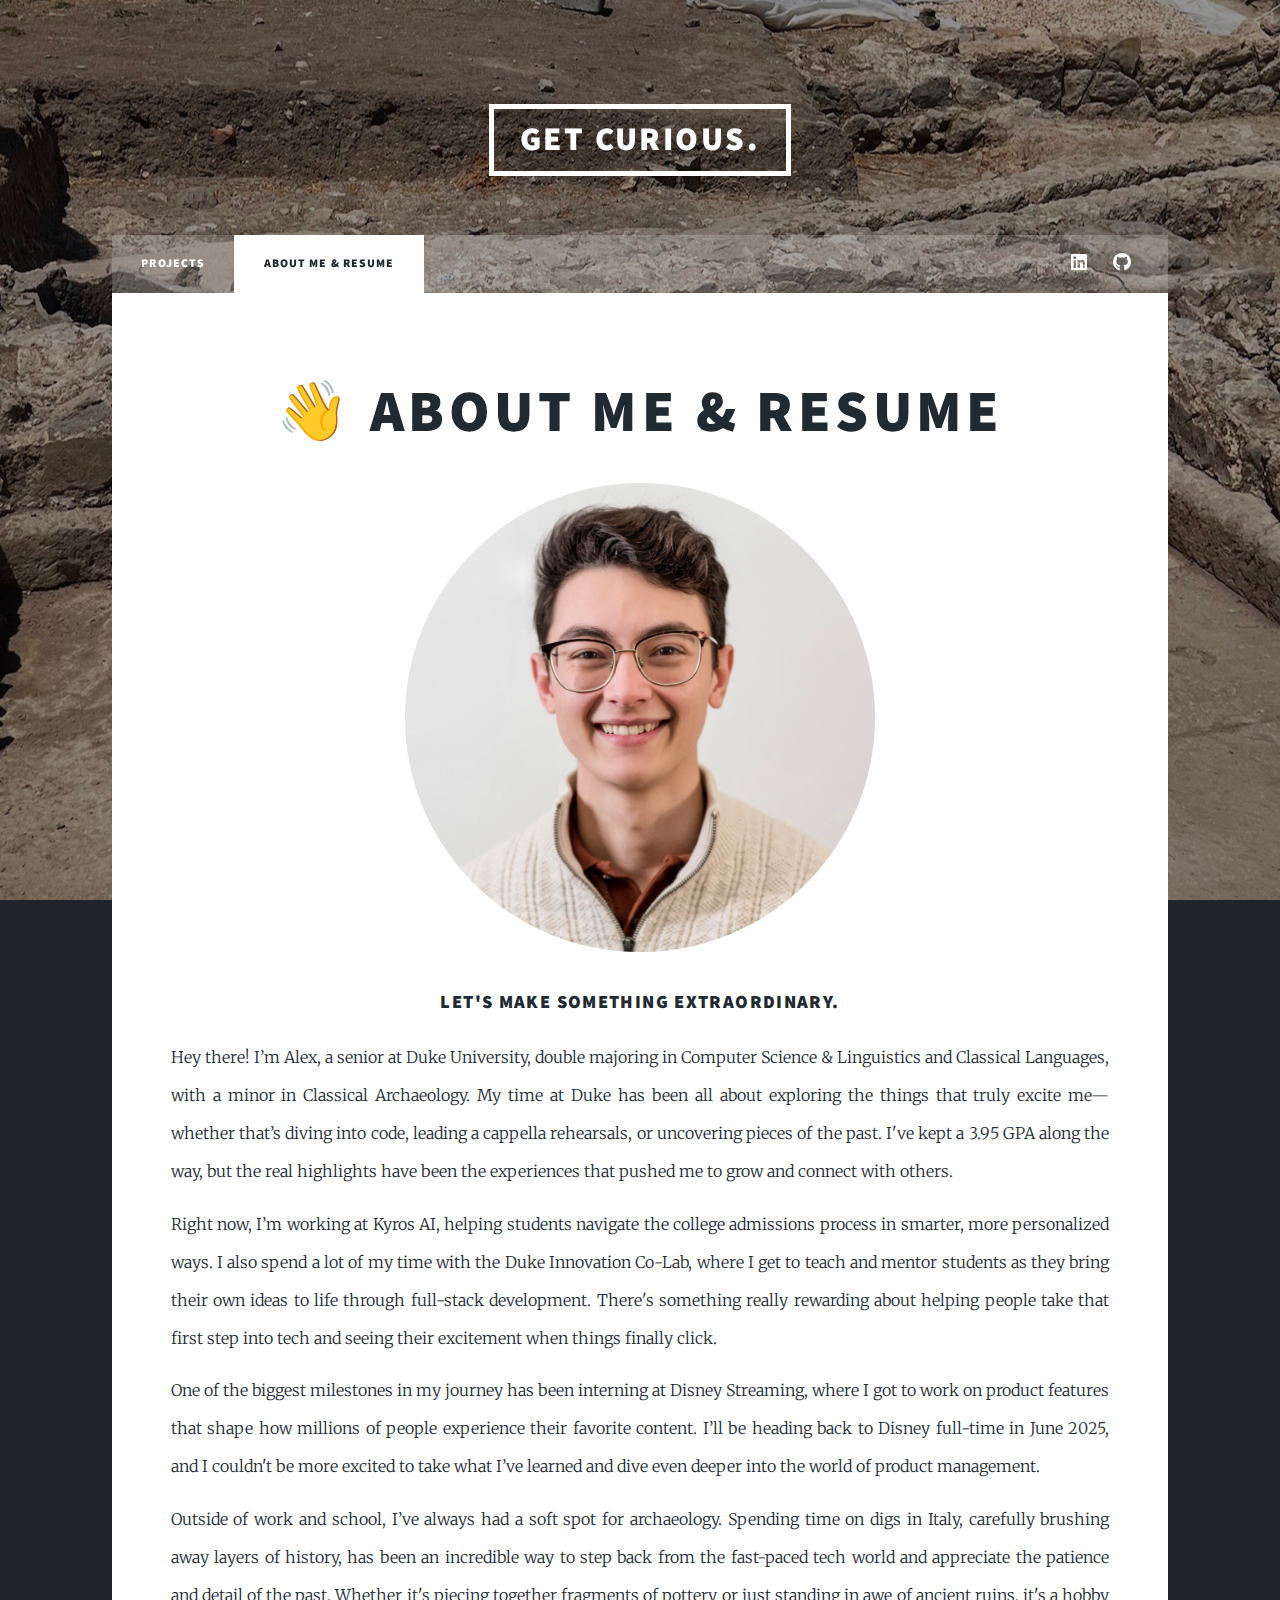
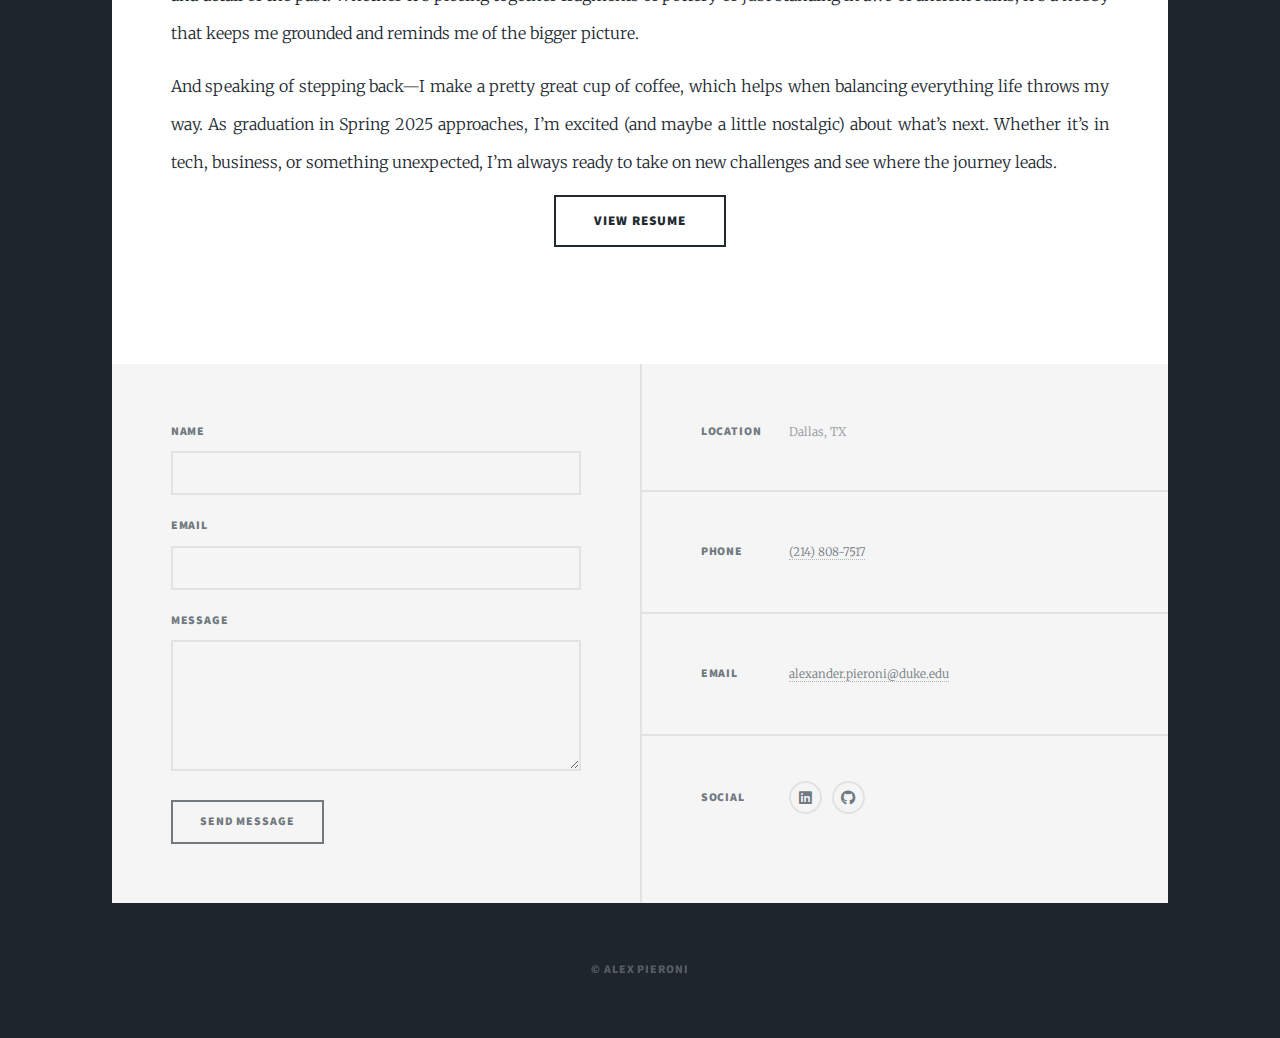
<file: generic.html>
<!DOCTYPE html>
<html>
  <head>
    <title>About Me & Resume</title>
    <meta charset="utf-8" />
    <meta
      name="viewport"
      content="width=device-width, initial-scale=1, user-scalable=no"
    />
    <link rel="stylesheet" href="assets/css/main.css" />
    <noscript
      ><link rel="stylesheet" href="assets/css/noscript.css"
    /></noscript>
  </head>
  <body class="is-preload">
    <!-- Wrapper -->
    <div id="wrapper">
      <!-- Header -->
      <header id="header">
        <a href="index.html" class="logo">Get curious.</a>
      </header>

      <!-- Nav -->
      <nav id="nav">
        <ul class="links">
          <li><a href="index.html">Projects</a></li>
          <li class="active"><a href="generic.html">About Me & Resume</a></li>
        </ul>
        <ul class="icons">
          <li>
            <a
              href="https://www.linkedin.com/in/alex-pieroni/"
              class="icon brands alt fa-linkedin"
              ><span class="label">LinkedIn</span></a
            >
          </li>
          <li>
            <a
              href="https://github.com/ajpieroni"
              class="icon brands alt fa-github"
              ><span class="label">GitHub</span></a
            >
          </li>
        </ul>
      </nav>

      <!-- Main -->
      <div id="main">
        <!-- Post -->
        <section class="post">
          <header class="major">
            <h1><span class="wave">👋 </span> About me  & Resume<br /></h1>
			<div class="image fit circle">
				<img src="images/profileweb.jpeg" alt="" class="small-image-circle" />
			  </div>
            <h3>Let's Make Something Extraordinary.</h3>
            <div style="text-align: left">
              <p style="font-style: normal; font-size: 16px">
                Hey there! I’m Alex, a senior at Duke University, double majoring in Computer Science & Linguistics and Classical Languages, with a minor in Classical Archaeology. My time at Duke has been all about exploring the things that truly excite me—whether that’s diving into code, leading a cappella rehearsals, or uncovering pieces of the past. I've kept a 3.95 GPA along the way, but the real highlights have been the experiences that pushed me to grow and connect with others.
              </p>
              <p style="font-style: normal; font-size: 16px">
                Right now, I’m working at Kyros AI, helping students navigate the college admissions process in smarter, more personalized ways. I also spend a lot of my time with the Duke Innovation Co-Lab, where I get to teach and mentor students as they bring their own ideas to life through full-stack development. There's something really rewarding about helping people take that first step into tech and seeing their excitement when things finally click.
              </p>
              <p style="font-style: normal; font-size: 16px">
                One of the biggest milestones in my journey has been interning at Disney Streaming, where I got to work on product features that shape how millions of people experience their favorite content. I’ll be heading back to Disney full-time in June 2025, and I couldn't be more excited to take what I’ve learned and dive even deeper into the world of product management.
              </p>
              <p style="font-style: normal; font-size: 16px">
                Outside of work and school, I’ve always had a soft spot for archaeology. Spending time on digs in Italy, carefully brushing away layers of history, has been an incredible way to step back from the fast-paced tech world and appreciate the patience and detail of the past. Whether it's piecing together fragments of pottery or just standing in awe of ancient ruins, it's a hobby that keeps me grounded and reminds me of the bigger picture.
              </p>
              <p style="font-style: normal; font-size: 16px">
                And speaking of stepping back—I make a pretty great cup of coffee, which helps when balancing everything life throws my way. As graduation in Spring 2025 approaches, I’m excited (and maybe a little nostalgic) about what’s next. Whether it’s in tech, business, or something unexpected, I’m always ready to take on new challenges and see where the journey leads.
              </p>
            </div>

            <button onclick="openPDFpm()" class="button large">
              View Resume
            </button>
            <!-- <a href="/Users/alexpieroni/Documents/alexpieroni.github.io/images/resumejune2023.pdf" class="button large">View Resume</a> -->
            <script>
              function openPDFpm() {
                window.open("images/AlexanderPieroniResume.pdf", "_blank");
              }
            </script>
            <!-- <button onclick="openPDFswe()" class = "button large">Software Engineering Resume</button>
									<script>
										function openPDFswe() {
										  window.open("images/ResumeSWEaug.pdf", "_blank");
										}
									</script> -->
          </header>

         
        </section>
      </div>

      <!-- Footer -->
      <footer id="footer">
        <section>
          <form method="post" action="#">
            <div class="fields">
              <div class="field">
                <label for="name">Name</label>
                <input type="text" name="name" id="name" />
              </div>
              <div class="field">
                <label for="email">Email</label>
                <input type="text" name="email" id="email" />
              </div>
              <div class="field">
                <label for="message">Message</label>
                <textarea name="message" id="message" rows="3"></textarea>
              </div>
            </div>
            <ul class="actions">
              <li><input type="submit" value="Send Message" /></li>
            </ul>
          </form>
        </section>
        <section class="split contact">
          <section class="alt">
            <h3>Location</h3>
            <p>Dallas, TX<br /></p>
          </section>
          <section>
            <h3>Phone</h3>
            <p><a href="#">(214) 808-7517</a></p>
          </section>
          <section>
            <h3>Email</h3>
            <p><a href="#">alexander.pieroni@duke.edu</a></p>
          </section>
          <section>
            <h3>Social</h3>
            <ul class="icons alt">
              <li>
                <a
                  href="https://www.linkedin.com/in/alex-pieroni/"
                  class="icon brands alt fa-linkedin"
                  ><span class="label">LinkedIn</span></a
                >
              </li>
              <li>
                <a
                  href="https://github.com/ajpieroni"
                  class="icon brands alt fa-github"
                  ><span class="label">GitHub</span></a
                >
              </li>
            </ul>
          </section>
        </section>
      </footer>

      <!-- Copyright -->
      <div id="copyright">
        <ul>
          <li>&copy; Alex Pieroni</li>
        </ul>
      </div>
    </div>

    <!-- Scripts -->
    <script src="assets/js/jquery.min.js"></script>
    <script src="assets/js/jquery.scrollex.min.js"></script>
    <script src="assets/js/jquery.scrolly.min.js"></script>
    <script src="assets/js/browser.min.js"></script>
    <script src="assets/js/breakpoints.min.js"></script>
    <script src="assets/js/util.js"></script>
    <script src="assets/js/main.js"></script>
  </body>
</html>
</file>
<file: assets/css/main.css>
@import url(fontawesome-all.min.css);
@import url("https://fonts.googleapis.com/css?family=Merriweather:300,700,300italic,700italic|Source+Sans+Pro:900");

/*
	Massively by HTML5 UP
	html5up.net | @ajlkn
	Free for personal and commercial use under the CCA 3.0 license (html5up.net/license)
*/

html,
body,
div,
span,
applet,
object,
iframe,
h1,
h2,
h3,
h4,
h5,
h6,
p,
blockquote,
pre,
a,
abbr,
acronym,
address,
big,
cite,
code,
del,
dfn,
em,
img,
ins,
kbd,
q,
s,
samp,
small,
strike,
strong,
sub,
sup,
tt,
var,
b,
u,
i,
center,
dl,
dt,
dd,
ol,
ul,
li,
fieldset,
form,
label,
legend,
table,
caption,
tbody,
tfoot,
thead,
tr,
th,
td,
article,
aside,
canvas,
details,
embed,
figure,
figcaption,
footer,
header,
hgroup,
menu,
nav,
output,
ruby,
section,
summary,
time,
mark,
audio,
video {
  margin: 0;
  padding: 0;
  border: 0;
  font-size: 100%;
  font: inherit;
  vertical-align: baseline;
}

article,
aside,
details,
figcaption,
figure,
footer,
header,
hgroup,
menu,
nav,
section {
  display: block;
}

body {
  line-height: 1;
}

ol,
ul {
  list-style: none;
}

blockquote,
q {
  quotes: none;
}

blockquote:before,
blockquote:after,
q:before,
q:after {
  content: "";
  content: none;
}

table {
  border-collapse: collapse;
  border-spacing: 0;
}

body {
  -webkit-text-size-adjust: none;
}

mark {
  background-color: transparent;
  color: inherit;
}

input::-moz-focus-inner {
  border: 0;
  padding: 0;
}

input,
select,
textarea {
  -moz-appearance: none;
  -webkit-appearance: none;
  -ms-appearance: none;
  appearance: none;
}

/* Basic */

@-ms-viewport {
  width: device-width;
}

body {
  -ms-overflow-style: scrollbar;
}

@media screen and (max-width: 480px) {
  html,
  body {
    min-width: 320px;
  }
}

html {
  box-sizing: border-box;
}

*,
*:before,
*:after {
  box-sizing: inherit;
}
.container {
  display: flex;
}

img {
  width: 200px;
  margin-right: 20px;
}

body {
  background-color: #1e252d;
}

body.is-preload *,
body.is-preload *:before,
body.is-preload *:after {
  -moz-animation: none !important;
  -webkit-animation: none !important;
  -ms-animation: none !important;
  animation: none !important;
  -moz-transition: none !important;
  -webkit-transition: none !important;
  -ms-transition: none !important;
  transition: none !important;
}

/* Type */

html {
  font-size: 16pt;
}

@media screen and (max-width: 1680px) {
  html {
    font-size: 12pt;
  }
}

@media screen and (max-width: 1280px) {
  html {
    font-size: 11pt;
  }
}

@media screen and (max-width: 360px) {
  html {
    font-size: 10pt;
  }
}

body {
  color: #212931;
}

body,
input,
select,
textarea {
  font-family: "Merriweather", Georgia, serif;
  font-weight: 300;
  font-size: 1rem;
  line-height: 2.375;
}

a {
  -moz-transition: color 0.2s ease-in-out, background-color 0.2s ease-in-out,
    border-color 0.2s ease-in-out, box-shadow 0.2s ease-in-out;
  -webkit-transition: color 0.2s ease-in-out, background-color 0.2s ease-in-out,
    border-color 0.2s ease-in-out, box-shadow 0.2s ease-in-out;
  -ms-transition: color 0.2s ease-in-out, background-color 0.2s ease-in-out,
    border-color 0.2s ease-in-out, box-shadow 0.2s ease-in-out;
  transition: color 0.2s ease-in-out, background-color 0.2s ease-in-out,
    border-color 0.2s ease-in-out, box-shadow 0.2s ease-in-out;
  border-bottom: dotted 1px;
  text-decoration: none;
}

a:hover {
  border-bottom-color: transparent;
}

strong,
b {
  font-weight: 600;
}

em,
i {
  font-style: italic;
}

p {
  text-align: justify;
  margin: 0 0 1rem 0;
}

h1,
h2,
h3,
h4,
h5,
h6 {
  font-family: "Source Sans Pro", Helvetica, sans-serif;
  font-weight: 900;
  line-height: 1.5;
  letter-spacing: 0.075em;
  text-transform: uppercase;
  margin: 0 0 1rem 0;
}

h1 a,
h2 a,
h3 a,
h4 a,
h5 a,
h6 a {
  border-bottom: 0;
  color: inherit;
  text-decoration: none;
}

h1 {
  font-size: 4rem;
  line-height: 1.1;
  margin: 0 0 2rem 0;
}

h2 {
  font-size: 1.75rem;
  line-height: 1.3;
  margin: 0 0 1.5rem 0;
}

h3 {
  font-size: 1.25rem;
  margin: 0 0 1.5rem 0;
}

h4 {
  font-size: 1rem;
}

h5 {
  font-size: 0.9rem;
}

h6 {
  font-size: 0.8rem;
}

sub {
  font-size: 0.8rem;
  position: relative;
  top: 0.5rem;
}

sup {
  font-size: 0.8rem;
  position: relative;
  top: -0.5rem;
}

blockquote {
  border-left: solid 4px;
  font-style: italic;
  margin: 0 0 2rem 0;
  padding: 0.5rem 0 0.5rem 2rem;
}

code {
  border: solid 2px;
  font-family: "Courier New", monospace;
  font-size: 0.9rem;
  margin: 0 0.25rem;
  padding: 0.25rem 0.65rem;
}

pre {
  -webkit-overflow-scrolling: touch;
  font-family: "Courier New", monospace;
  font-size: 0.9rem;
  margin: 0 0 2rem 0;
}

pre code {
  display: block;
  line-height: 1.75;
  padding: 1rem 1.5rem;
  overflow-x: auto;
}

hr {
  border: 0;
  border-bottom: solid 2px;
  margin: 3rem 0;
}

hr.major {
  margin: 5rem 0;
}

.align-left {
  text-align: left;
}

.align-center {
  text-align: center;
}

.align-right {
  text-align: right;
}

input,
select,
textarea {
  color: #212931;
}

a {
  color: #212931;
  border-bottom-color: rgba(33, 41, 49, 0.5);
}

a:hover {
  border-bottom-color: transparent;
  color: #18bfef !important;
}

strong,
b {
  color: #212931;
}

h1,
h2,
h3,
h4,
h5,
h6 {
  color: #212931;
}

blockquote {
  border-left-color: #eeeeee;
}

code {
  background: rgba(220, 220, 220, 0.25);
  border-color: #eeeeee;
}

hr {
  border-bottom-color: #eeeeee;
}

/* Row */

.row {
  display: flex;
  flex-wrap: wrap;
  box-sizing: border-box;
  align-items: stretch;
}

.row > * {
  box-sizing: border-box;
}

.row.gtr-uniform > * > :last-child {
  margin-bottom: 0;
}

.row.aln-left {
  justify-content: flex-start;
}

.row.aln-center {
  justify-content: center;
}

.row.aln-right {
  justify-content: flex-end;
}

.row.aln-top {
  align-items: flex-start;
}

.row.aln-middle {
  align-items: center;
}

.row.aln-bottom {
  align-items: flex-end;
}

.row > .imp {
  order: -1;
}

.row > .col-1 {
  width: 8.33333%;
}

.row > .off-1 {
  margin-left: 8.33333%;
}

.row > .col-2 {
  width: 16.66667%;
}

.row > .off-2 {
  margin-left: 16.66667%;
}

.row > .col-3 {
  width: 25%;
}

.row > .off-3 {
  margin-left: 25%;
}

.row > .col-4 {
  width: 33.33333%;
}

.row > .off-4 {
  margin-left: 33.33333%;
}

.row > .col-5 {
  width: 41.66667%;
}

.row > .off-5 {
  margin-left: 41.66667%;
}

.row > .col-6 {
  width: 50%;
}

.row > .off-6 {
  margin-left: 50%;
}

.row > .col-7 {
  width: 58.33333%;
}

.row > .off-7 {
  margin-left: 58.33333%;
}

.row > .col-8 {
  width: 66.66667%;
}

.row > .off-8 {
  margin-left: 66.66667%;
}

.row > .col-9 {
  width: 75%;
}

.row > .off-9 {
  margin-left: 75%;
}

.row > .col-10 {
  width: 83.33333%;
}

.row > .off-10 {
  margin-left: 83.33333%;
}

.row > .col-11 {
  width: 91.66667%;
}

.row > .off-11 {
  margin-left: 91.66667%;
}

.row > .col-12 {
  width: 100%;
}

.row > .off-12 {
  margin-left: 100%;
}

.row.gtr-0 {
  margin-top: 0;
  margin-left: 0rem;
}

.row.gtr-0 > * {
  padding: 0 0 0 0rem;
}

.row.gtr-0.gtr-uniform {
  margin-top: 0rem;
}

.row.gtr-0.gtr-uniform > * {
  padding-top: 0rem;
}

.row.gtr-25 {
  margin-top: 0;
  margin-left: -0.375rem;
}

.row.gtr-25 > * {
  padding: 0 0 0 0.375rem;
}

.row.gtr-25.gtr-uniform {
  margin-top: -0.375rem;
}

.row.gtr-25.gtr-uniform > * {
  padding-top: 0.375rem;
}

.row.gtr-50 {
  margin-top: 0;
  margin-left: -0.75rem;
}

.row.gtr-50 > * {
  padding: 0 0 0 0.75rem;
}

.row.gtr-50.gtr-uniform {
  margin-top: -0.75rem;
}

.row.gtr-50.gtr-uniform > * {
  padding-top: 0.75rem;
}

.row {
  margin-top: 0;
  margin-left: -1.5rem;
}

.row > * {
  padding: 0 0 0 1.5rem;
}

.row.gtr-uniform {
  margin-top: -1.5rem;
}

.row.gtr-uniform > * {
  padding-top: 1.5rem;
}

.row.gtr-150 {
  margin-top: 0;
  margin-left: -2.25rem;
}

.row.gtr-150 > * {
  padding: 0 0 0 2.25rem;
}

.row.gtr-150.gtr-uniform {
  margin-top: -2.25rem;
}

.row.gtr-150.gtr-uniform > * {
  padding-top: 2.25rem;
}

.row.gtr-200 {
  margin-top: 0;
  margin-left: -3rem;
}

.row.gtr-200 > * {
  padding: 0 0 0 3rem;
}

.row.gtr-200.gtr-uniform {
  margin-top: -3rem;
}

.row.gtr-200.gtr-uniform > * {
  padding-top: 3rem;
}

@media screen and (max-width: 1680px) {
  .row {
    display: flex;
    flex-wrap: wrap;
    box-sizing: border-box;
    align-items: stretch;
  }

  .row > * {
    box-sizing: border-box;
  }

  .row.gtr-uniform > * > :last-child {
    margin-bottom: 0;
  }

  .row.aln-left {
    justify-content: flex-start;
  }

  .row.aln-center {
    justify-content: center;
  }

  .row.aln-right {
    justify-content: flex-end;
  }

  .row.aln-top {
    align-items: flex-start;
  }

  .row.aln-middle {
    align-items: center;
  }

  .row.aln-bottom {
    align-items: flex-end;
  }

  .row > .imp-xlarge {
    order: -1;
  }

  .row > .col-1-xlarge {
    width: 8.33333%;
  }

  .row > .off-1-xlarge {
    margin-left: 8.33333%;
  }

  .row > .col-2-xlarge {
    width: 16.66667%;
  }

  .row > .off-2-xlarge {
    margin-left: 16.66667%;
  }

  .row > .col-3-xlarge {
    width: 25%;
  }

  .row > .off-3-xlarge {
    margin-left: 25%;
  }

  .row > .col-4-xlarge {
    width: 33.33333%;
  }

  .row > .off-4-xlarge {
    margin-left: 33.33333%;
  }

  .row > .col-5-xlarge {
    width: 41.66667%;
  }

  .row > .off-5-xlarge {
    margin-left: 41.66667%;
  }

  .row > .col-6-xlarge {
    width: 50%;
  }

  .row > .off-6-xlarge {
    margin-left: 50%;
  }

  .row > .col-7-xlarge {
    width: 58.33333%;
  }

  .row > .off-7-xlarge {
    margin-left: 58.33333%;
  }

  .row > .col-8-xlarge {
    width: 66.66667%;
  }

  .row > .off-8-xlarge {
    margin-left: 66.66667%;
  }

  .row > .col-9-xlarge {
    width: 75%;
  }

  .row > .off-9-xlarge {
    margin-left: 75%;
  }

  .row > .col-10-xlarge {
    width: 83.33333%;
  }

  .row > .off-10-xlarge {
    margin-left: 83.33333%;
  }

  .row > .col-11-xlarge {
    width: 91.66667%;
  }

  .row > .off-11-xlarge {
    margin-left: 91.66667%;
  }

  .row > .col-12-xlarge {
    width: 100%;
  }

  .row > .off-12-xlarge {
    margin-left: 100%;
  }

  .row.gtr-0 {
    margin-top: 0;
    margin-left: 0rem;
  }

  .row.gtr-0 > * {
    padding: 0 0 0 0rem;
  }

  .row.gtr-0.gtr-uniform {
    margin-top: 0rem;
  }

  .row.gtr-0.gtr-uniform > * {
    padding-top: 0rem;
  }

  .row.gtr-25 {
    margin-top: 0;
    margin-left: -0.375rem;
  }

  .row.gtr-25 > * {
    padding: 0 0 0 0.375rem;
  }

  .row.gtr-25.gtr-uniform {
    margin-top: -0.375rem;
  }

  .row.gtr-25.gtr-uniform > * {
    padding-top: 0.375rem;
  }

  .row.gtr-50 {
    margin-top: 0;
    margin-left: -0.75rem;
  }

  .row.gtr-50 > * {
    padding: 0 0 0 0.75rem;
  }

  .row.gtr-50.gtr-uniform {
    margin-top: -0.75rem;
  }

  .row.gtr-50.gtr-uniform > * {
    padding-top: 0.75rem;
  }

  .row {
    margin-top: 0;
    margin-left: -1.5rem;
  }

  .row > * {
    padding: 0 0 0 1.5rem;
  }

  .row.gtr-uniform {
    margin-top: -1.5rem;
  }

  .row.gtr-uniform > * {
    padding-top: 1.5rem;
  }

  .row.gtr-150 {
    margin-top: 0;
    margin-left: -2.25rem;
  }

  .row.gtr-150 > * {
    padding: 0 0 0 2.25rem;
  }

  .row.gtr-150.gtr-uniform {
    margin-top: -2.25rem;
  }

  .row.gtr-150.gtr-uniform > * {
    padding-top: 2.25rem;
  }

  .row.gtr-200 {
    margin-top: 0;
    margin-left: -3rem;
  }

  .row.gtr-200 > * {
    padding: 0 0 0 3rem;
  }

  .row.gtr-200.gtr-uniform {
    margin-top: -3rem;
  }

  .row.gtr-200.gtr-uniform > * {
    padding-top: 3rem;
  }
}

@media screen and (max-width: 1280px) {
  .row {
    display: flex;
    flex-wrap: wrap;
    box-sizing: border-box;
    align-items: stretch;
  }

  .row > * {
    box-sizing: border-box;
  }

  .row.gtr-uniform > * > :last-child {
    margin-bottom: 0;
  }

  .row.aln-left {
    justify-content: flex-start;
  }

  .row.aln-center {
    justify-content: center;
  }

  .row.aln-right {
    justify-content: flex-end;
  }

  .row.aln-top {
    align-items: flex-start;
  }

  .row.aln-middle {
    align-items: center;
  }

  .row.aln-bottom {
    align-items: flex-end;
  }

  .row > .imp-large {
    order: -1;
  }

  .row > .col-1-large {
    width: 8.33333%;
  }

  .row > .off-1-large {
    margin-left: 8.33333%;
  }

  .row > .col-2-large {
    width: 16.66667%;
  }

  .row > .off-2-large {
    margin-left: 16.66667%;
  }

  .row > .col-3-large {
    width: 25%;
  }

  .row > .off-3-large {
    margin-left: 25%;
  }

  .row > .col-4-large {
    width: 33.33333%;
  }

  .row > .off-4-large {
    margin-left: 33.33333%;
  }

  .row > .col-5-large {
    width: 41.66667%;
  }

  .row > .off-5-large {
    margin-left: 41.66667%;
  }

  .row > .col-6-large {
    width: 50%;
  }

  .row > .off-6-large {
    margin-left: 50%;
  }

  .row > .col-7-large {
    width: 58.33333%;
  }

  .row > .off-7-large {
    margin-left: 58.33333%;
  }

  .row > .col-8-large {
    width: 66.66667%;
  }

  .row > .off-8-large {
    margin-left: 66.66667%;
  }

  .row > .col-9-large {
    width: 75%;
  }

  .row > .off-9-large {
    margin-left: 75%;
  }

  .row > .col-10-large {
    width: 83.33333%;
  }

  .row > .off-10-large {
    margin-left: 83.33333%;
  }

  .row > .col-11-large {
    width: 91.66667%;
  }

  .row > .off-11-large {
    margin-left: 91.66667%;
  }

  .row > .col-12-large {
    width: 100%;
  }

  .row > .off-12-large {
    margin-left: 100%;
  }

  .row.gtr-0 {
    margin-top: 0;
    margin-left: 0rem;
  }

  .row.gtr-0 > * {
    padding: 0 0 0 0rem;
  }

  .row.gtr-0.gtr-uniform {
    margin-top: 0rem;
  }

  .row.gtr-0.gtr-uniform > * {
    padding-top: 0rem;
  }

  .row.gtr-25 {
    margin-top: 0;
    margin-left: -0.375rem;
  }

  .row.gtr-25 > * {
    padding: 0 0 0 0.375rem;
  }

  .row.gtr-25.gtr-uniform {
    margin-top: -0.375rem;
  }

  .row.gtr-25.gtr-uniform > * {
    padding-top: 0.375rem;
  }

  .row.gtr-50 {
    margin-top: 0;
    margin-left: -0.75rem;
  }

  .row.gtr-50 > * {
    padding: 0 0 0 0.75rem;
  }

  .row.gtr-50.gtr-uniform {
    margin-top: -0.75rem;
  }

  .row.gtr-50.gtr-uniform > * {
    padding-top: 0.75rem;
  }

  .row {
    margin-top: 0;
    margin-left: -1.5rem;
  }

  .row > * {
    padding: 0 0 0 1.5rem;
  }

  .row.gtr-uniform {
    margin-top: -1.5rem;
  }

  .row.gtr-uniform > * {
    padding-top: 1.5rem;
  }

  .row.gtr-150 {
    margin-top: 0;
    margin-left: -2.25rem;
  }

  .row.gtr-150 > * {
    padding: 0 0 0 2.25rem;
  }

  .row.gtr-150.gtr-uniform {
    margin-top: -2.25rem;
  }

  .row.gtr-150.gtr-uniform > * {
    padding-top: 2.25rem;
  }

  .row.gtr-200 {
    margin-top: 0;
    margin-left: -3rem;
  }

  .row.gtr-200 > * {
    padding: 0 0 0 3rem;
  }

  .row.gtr-200.gtr-uniform {
    margin-top: -3rem;
  }

  .row.gtr-200.gtr-uniform > * {
    padding-top: 3rem;
  }
}

@media screen and (max-width: 980px) {
  .row {
    display: flex;
    flex-wrap: wrap;
    box-sizing: border-box;
    align-items: stretch;
  }

  .row > * {
    box-sizing: border-box;
  }

  .row.gtr-uniform > * > :last-child {
    margin-bottom: 0;
  }

  .row.aln-left {
    justify-content: flex-start;
  }

  .row.aln-center {
    justify-content: center;
  }

  .row.aln-right {
    justify-content: flex-end;
  }

  .row.aln-top {
    align-items: flex-start;
  }

  .row.aln-middle {
    align-items: center;
  }

  .row.aln-bottom {
    align-items: flex-end;
  }

  .row > .imp-medium {
    order: -1;
  }

  .row > .col-1-medium {
    width: 8.33333%;
  }

  .row > .off-1-medium {
    margin-left: 8.33333%;
  }

  .row > .col-2-medium {
    width: 16.66667%;
  }

  .row > .off-2-medium {
    margin-left: 16.66667%;
  }

  .row > .col-3-medium {
    width: 25%;
  }

  .row > .off-3-medium {
    margin-left: 25%;
  }

  .row > .col-4-medium {
    width: 33.33333%;
  }

  .row > .off-4-medium {
    margin-left: 33.33333%;
  }

  .row > .col-5-medium {
    width: 41.66667%;
  }

  .row > .off-5-medium {
    margin-left: 41.66667%;
  }

  .row > .col-6-medium {
    width: 50%;
  }

  .row > .off-6-medium {
    margin-left: 50%;
  }

  .row > .col-7-medium {
    width: 58.33333%;
  }

  .row > .off-7-medium {
    margin-left: 58.33333%;
  }

  .row > .col-8-medium {
    width: 66.66667%;
  }

  .row > .off-8-medium {
    margin-left: 66.66667%;
  }

  .row > .col-9-medium {
    width: 75%;
  }

  .row > .off-9-medium {
    margin-left: 75%;
  }

  .row > .col-10-medium {
    width: 83.33333%;
  }

  .row > .off-10-medium {
    margin-left: 83.33333%;
  }

  .row > .col-11-medium {
    width: 91.66667%;
  }

  .row > .off-11-medium {
    margin-left: 91.66667%;
  }

  .row > .col-12-medium {
    width: 100%;
  }

  .row > .off-12-medium {
    margin-left: 100%;
  }

  .row.gtr-0 {
    margin-top: 0;
    margin-left: 0rem;
  }

  .row.gtr-0 > * {
    padding: 0 0 0 0rem;
  }

  .row.gtr-0.gtr-uniform {
    margin-top: 0rem;
  }

  .row.gtr-0.gtr-uniform > * {
    padding-top: 0rem;
  }

  .row.gtr-25 {
    margin-top: 0;
    margin-left: -0.375rem;
  }

  .row.gtr-25 > * {
    padding: 0 0 0 0.375rem;
  }

  .row.gtr-25.gtr-uniform {
    margin-top: -0.375rem;
  }

  .row.gtr-25.gtr-uniform > * {
    padding-top: 0.375rem;
  }

  .row.gtr-50 {
    margin-top: 0;
    margin-left: -0.75rem;
  }

  .row.gtr-50 > * {
    padding: 0 0 0 0.75rem;
  }

  .row.gtr-50.gtr-uniform {
    margin-top: -0.75rem;
  }

  .row.gtr-50.gtr-uniform > * {
    padding-top: 0.75rem;
  }

  .row {
    margin-top: 0;
    margin-left: -1.5rem;
  }

  .row > * {
    padding: 0 0 0 1.5rem;
  }

  .row.gtr-uniform {
    margin-top: -1.5rem;
  }

  .row.gtr-uniform > * {
    padding-top: 1.5rem;
  }

  .row.gtr-150 {
    margin-top: 0;
    margin-left: -2.25rem;
  }

  .row.gtr-150 > * {
    padding: 0 0 0 2.25rem;
  }

  .row.gtr-150.gtr-uniform {
    margin-top: -2.25rem;
  }

  .row.gtr-150.gtr-uniform > * {
    padding-top: 2.25rem;
  }

  .row.gtr-200 {
    margin-top: 0;
    margin-left: -3rem;
  }

  .row.gtr-200 > * {
    padding: 0 0 0 3rem;
  }

  .row.gtr-200.gtr-uniform {
    margin-top: -3rem;
  }

  .row.gtr-200.gtr-uniform > * {
    padding-top: 3rem;
  }
}

@media screen and (max-width: 736px) {
  .row {
    display: flex;
    flex-wrap: wrap;
    box-sizing: border-box;
    align-items: stretch;
  }

  .row > * {
    box-sizing: border-box;
  }

  .row.gtr-uniform > * > :last-child {
    margin-bottom: 0;
  }

  .row.aln-left {
    justify-content: flex-start;
  }

  .row.aln-center {
    justify-content: center;
  }

  .row.aln-right {
    justify-content: flex-end;
  }

  .row.aln-top {
    align-items: flex-start;
  }

  .row.aln-middle {
    align-items: center;
  }

  .row.aln-bottom {
    align-items: flex-end;
  }

  .row > .imp-small {
    order: -1;
  }

  .row > .col-1-small {
    width: 8.33333%;
  }

  .row > .off-1-small {
    margin-left: 8.33333%;
  }

  .row > .col-2-small {
    width: 16.66667%;
  }

  .row > .off-2-small {
    margin-left: 16.66667%;
  }

  .row > .col-3-small {
    width: 25%;
  }

  .row > .off-3-small {
    margin-left: 25%;
  }

  .row > .col-4-small {
    width: 33.33333%;
  }

  .row > .off-4-small {
    margin-left: 33.33333%;
  }

  .row > .col-5-small {
    width: 41.66667%;
  }

  .row > .off-5-small {
    margin-left: 41.66667%;
  }

  .row > .col-6-small {
    width: 50%;
  }

  .row > .off-6-small {
    margin-left: 50%;
  }

  .row > .col-7-small {
    width: 58.33333%;
  }

  .row > .off-7-small {
    margin-left: 58.33333%;
  }

  .row > .col-8-small {
    width: 66.66667%;
  }

  .row > .off-8-small {
    margin-left: 66.66667%;
  }

  .row > .col-9-small {
    width: 75%;
  }

  .row > .off-9-small {
    margin-left: 75%;
  }

  .row > .col-10-small {
    width: 83.33333%;
  }

  .row > .off-10-small {
    margin-left: 83.33333%;
  }

  .row > .col-11-small {
    width: 91.66667%;
  }

  .row > .off-11-small {
    margin-left: 91.66667%;
  }

  .row > .col-12-small {
    width: 100%;
  }

  .row > .off-12-small {
    margin-left: 100%;
  }

  .row.gtr-0 {
    margin-top: 0;
    margin-left: 0rem;
  }

  .row.gtr-0 > * {
    padding: 0 0 0 0rem;
  }

  .row.gtr-0.gtr-uniform {
    margin-top: 0rem;
  }

  .row.gtr-0.gtr-uniform > * {
    padding-top: 0rem;
  }

  .row.gtr-25 {
    margin-top: 0;
    margin-left: -0.375rem;
  }

  .row.gtr-25 > * {
    padding: 0 0 0 0.375rem;
  }

  .row.gtr-25.gtr-uniform {
    margin-top: -0.375rem;
  }

  .row.gtr-25.gtr-uniform > * {
    padding-top: 0.375rem;
  }

  .row.gtr-50 {
    margin-top: 0;
    margin-left: -0.75rem;
  }

  .row.gtr-50 > * {
    padding: 0 0 0 0.75rem;
  }

  .row.gtr-50.gtr-uniform {
    margin-top: -0.75rem;
  }

  .row.gtr-50.gtr-uniform > * {
    padding-top: 0.75rem;
  }

  .row {
    margin-top: 0;
    margin-left: -1.5rem;
  }

  .row > * {
    padding: 0 0 0 1.5rem;
  }

  .row.gtr-uniform {
    margin-top: -1.5rem;
  }

  .row.gtr-uniform > * {
    padding-top: 1.5rem;
  }

  .row.gtr-150 {
    margin-top: 0;
    margin-left: -2.25rem;
  }

  .row.gtr-150 > * {
    padding: 0 0 0 2.25rem;
  }

  .row.gtr-150.gtr-uniform {
    margin-top: -2.25rem;
  }

  .row.gtr-150.gtr-uniform > * {
    padding-top: 2.25rem;
  }

  .row.gtr-200 {
    margin-top: 0;
    margin-left: -3rem;
  }

  .row.gtr-200 > * {
    padding: 0 0 0 3rem;
  }

  .row.gtr-200.gtr-uniform {
    margin-top: -3rem;
  }

  .row.gtr-200.gtr-uniform > * {
    padding-top: 3rem;
  }
}

@media screen and (max-width: 480px) {
  .row {
    display: flex;
    flex-wrap: wrap;
    box-sizing: border-box;
    align-items: stretch;
  }

  .row > * {
    box-sizing: border-box;
  }

  .row.gtr-uniform > * > :last-child {
    margin-bottom: 0;
  }

  .row.aln-left {
    justify-content: flex-start;
  }

  .row.aln-center {
    justify-content: center;
  }

  .row.aln-right {
    justify-content: flex-end;
  }

  .row.aln-top {
    align-items: flex-start;
  }

  .row.aln-middle {
    align-items: center;
  }

  .row.aln-bottom {
    align-items: flex-end;
  }

  .row > .imp-xsmall {
    order: -1;
  }

  .row > .col-1-xsmall {
    width: 8.33333%;
  }

  .row > .off-1-xsmall {
    margin-left: 8.33333%;
  }

  .row > .col-2-xsmall {
    width: 16.66667%;
  }

  .row > .off-2-xsmall {
    margin-left: 16.66667%;
  }

  .row > .col-3-xsmall {
    width: 25%;
  }

  .row > .off-3-xsmall {
    margin-left: 25%;
  }

  .row > .col-4-xsmall {
    width: 33.33333%;
  }

  .row > .off-4-xsmall {
    margin-left: 33.33333%;
  }

  .row > .col-5-xsmall {
    width: 41.66667%;
  }

  .row > .off-5-xsmall {
    margin-left: 41.66667%;
  }

  .row > .col-6-xsmall {
    width: 50%;
  }

  .row > .off-6-xsmall {
    margin-left: 50%;
  }

  .row > .col-7-xsmall {
    width: 58.33333%;
  }

  .row > .off-7-xsmall {
    margin-left: 58.33333%;
  }

  .row > .col-8-xsmall {
    width: 66.66667%;
  }

  .row > .off-8-xsmall {
    margin-left: 66.66667%;
  }

  .row > .col-9-xsmall {
    width: 75%;
  }

  .row > .off-9-xsmall {
    margin-left: 75%;
  }

  .row > .col-10-xsmall {
    width: 83.33333%;
  }

  .row > .off-10-xsmall {
    margin-left: 83.33333%;
  }

  .row > .col-11-xsmall {
    width: 91.66667%;
  }

  .row > .off-11-xsmall {
    margin-left: 91.66667%;
  }

  .row > .col-12-xsmall {
    width: 100%;
  }

  .row > .off-12-xsmall {
    margin-left: 100%;
  }

  .row.gtr-0 {
    margin-top: 0;
    margin-left: 0rem;
  }

  .row.gtr-0 > * {
    padding: 0 0 0 0rem;
  }

  .row.gtr-0.gtr-uniform {
    margin-top: 0rem;
  }

  .row.gtr-0.gtr-uniform > * {
    padding-top: 0rem;
  }

  .row.gtr-25 {
    margin-top: 0;
    margin-left: -0.375rem;
  }

  .row.gtr-25 > * {
    padding: 0 0 0 0.375rem;
  }

  .row.gtr-25.gtr-uniform {
    margin-top: -0.375rem;
  }

  .row.gtr-25.gtr-uniform > * {
    padding-top: 0.375rem;
  }

  .row.gtr-50 {
    margin-top: 0;
    margin-left: -0.75rem;
  }

  .row.gtr-50 > * {
    padding: 0 0 0 0.75rem;
  }

  .row.gtr-50.gtr-uniform {
    margin-top: -0.75rem;
  }

  .row.gtr-50.gtr-uniform > * {
    padding-top: 0.75rem;
  }

  .row {
    margin-top: 0;
    margin-left: -1.5rem;
  }

  .row > * {
    padding: 0 0 0 1.5rem;
  }

  .row.gtr-uniform {
    margin-top: -1.5rem;
  }

  .row.gtr-uniform > * {
    padding-top: 1.5rem;
  }

  .row.gtr-150 {
    margin-top: 0;
    margin-left: -2.25rem;
  }

  .row.gtr-150 > * {
    padding: 0 0 0 2.25rem;
  }

  .row.gtr-150.gtr-uniform {
    margin-top: -2.25rem;
  }

  .row.gtr-150.gtr-uniform > * {
    padding-top: 2.25rem;
  }

  .row.gtr-200 {
    margin-top: 0;
    margin-left: -3rem;
  }

  .row.gtr-200 > * {
    padding: 0 0 0 3rem;
  }

  .row.gtr-200.gtr-uniform {
    margin-top: -3rem;
  }

  .row.gtr-200.gtr-uniform > * {
    padding-top: 3rem;
  }
}

@media screen and (max-width: 360px) {
  .row {
    display: flex;
    flex-wrap: wrap;
    box-sizing: border-box;
    align-items: stretch;
  }

  .row > * {
    box-sizing: border-box;
  }

  .row.gtr-uniform > * > :last-child {
    margin-bottom: 0;
  }

  .row.aln-left {
    justify-content: flex-start;
  }

  .row.aln-center {
    justify-content: center;
  }

  .row.aln-right {
    justify-content: flex-end;
  }

  .row.aln-top {
    align-items: flex-start;
  }

  .row.aln-middle {
    align-items: center;
  }

  .row.aln-bottom {
    align-items: flex-end;
  }

  .row > .imp-xxsmall {
    order: -1;
  }

  .row > .col-1-xxsmall {
    width: 8.33333%;
  }

  .row > .off-1-xxsmall {
    margin-left: 8.33333%;
  }

  .row > .col-2-xxsmall {
    width: 16.66667%;
  }

  .row > .off-2-xxsmall {
    margin-left: 16.66667%;
  }

  .row > .col-3-xxsmall {
    width: 25%;
  }

  .row > .off-3-xxsmall {
    margin-left: 25%;
  }

  .row > .col-4-xxsmall {
    width: 33.33333%;
  }

  .row > .off-4-xxsmall {
    margin-left: 33.33333%;
  }

  .row > .col-5-xxsmall {
    width: 41.66667%;
  }

  .row > .off-5-xxsmall {
    margin-left: 41.66667%;
  }

  .row > .col-6-xxsmall {
    width: 50%;
  }

  .row > .off-6-xxsmall {
    margin-left: 50%;
  }

  .row > .col-7-xxsmall {
    width: 58.33333%;
  }

  .row > .off-7-xxsmall {
    margin-left: 58.33333%;
  }

  .row > .col-8-xxsmall {
    width: 66.66667%;
  }

  .row > .off-8-xxsmall {
    margin-left: 66.66667%;
  }

  .row > .col-9-xxsmall {
    width: 75%;
  }

  .row > .off-9-xxsmall {
    margin-left: 75%;
  }

  .row > .col-10-xxsmall {
    width: 83.33333%;
  }

  .row > .off-10-xxsmall {
    margin-left: 83.33333%;
  }

  .row > .col-11-xxsmall {
    width: 91.66667%;
  }

  .row > .off-11-xxsmall {
    margin-left: 91.66667%;
  }

  .row > .col-12-xxsmall {
    width: 100%;
  }

  .row > .off-12-xxsmall {
    margin-left: 100%;
  }

  .row.gtr-0 {
    margin-top: 0;
    margin-left: 0rem;
  }

  .row.gtr-0 > * {
    padding: 0 0 0 0rem;
  }

  .row.gtr-0.gtr-uniform {
    margin-top: 0rem;
  }

  .row.gtr-0.gtr-uniform > * {
    padding-top: 0rem;
  }

  .row.gtr-25 {
    margin-top: 0;
    margin-left: -0.375rem;
  }

  .row.gtr-25 > * {
    padding: 0 0 0 0.375rem;
  }

  .row.gtr-25.gtr-uniform {
    margin-top: -0.375rem;
  }

  .row.gtr-25.gtr-uniform > * {
    padding-top: 0.375rem;
  }

  .row.gtr-50 {
    margin-top: 0;
    margin-left: -0.75rem;
  }

  .row.gtr-50 > * {
    padding: 0 0 0 0.75rem;
  }

  .row.gtr-50.gtr-uniform {
    margin-top: -0.75rem;
  }

  .row.gtr-50.gtr-uniform > * {
    padding-top: 0.75rem;
  }

  .row {
    margin-top: 0;
    margin-left: -1.5rem;
  }

  .row > * {
    padding: 0 0 0 1.5rem;
  }

  .row.gtr-uniform {
    margin-top: -1.5rem;
  }

  .row.gtr-uniform > * {
    padding-top: 1.5rem;
  }

  .row.gtr-150 {
    margin-top: 0;
    margin-left: -2.25rem;
  }

  .row.gtr-150 > * {
    padding: 0 0 0 2.25rem;
  }

  .row.gtr-150.gtr-uniform {
    margin-top: -2.25rem;
  }

  .row.gtr-150.gtr-uniform > * {
    padding-top: 2.25rem;
  }

  .row.gtr-200 {
    margin-top: 0;
    margin-left: -3rem;
  }

  .row.gtr-200 > * {
    padding: 0 0 0 3rem;
  }

  .row.gtr-200.gtr-uniform {
    margin-top: -3rem;
  }

  .row.gtr-200.gtr-uniform > * {
    padding-top: 3rem;
  }
}

/* Box */

.box {
  border: solid 2px;
  margin-bottom: 2rem;
  padding: 1.5rem;
}

.box > :last-child,
.box > :last-child > :last-child,
.box > :last-child > :last-child > :last-child {
  margin-bottom: 0;
}

.box.alt {
  border: 0;
  border-radius: 0;
  padding: 0;
}

.box {
  border-color: #eeeeee;
}

/* Button */

input[type="submit"],
input[type="reset"],
input[type="button"],
button,
.button {
  -moz-appearance: none;
  -webkit-appearance: none;
  -ms-appearance: none;
  appearance: none;
  -moz-transition: background-color 0.2s ease-in-out,
    box-shadow 0.2s ease-in-out, color 0.2s ease-in-out;
  -webkit-transition: background-color 0.2s ease-in-out,
    box-shadow 0.2s ease-in-out, color 0.2s ease-in-out;
  -ms-transition: background-color 0.2s ease-in-out, box-shadow 0.2s ease-in-out,
    color 0.2s ease-in-out;
  transition: background-color 0.2s ease-in-out, box-shadow 0.2s ease-in-out,
    color 0.2s ease-in-out;
  border: 0;
  border-radius: 0;
  cursor: pointer;
  display: inline-block;
  font-family: "Source Sans Pro", Helvetica, sans-serif;
  font-size: 0.8rem;
  font-weight: 900;
  letter-spacing: 0.075em;
  height: 3rem;
  line-height: 3rem;
  padding: 0 2rem;
  text-align: center;
  text-decoration: none;
  text-transform: uppercase;
  white-space: nowrap;
}

input[type="submit"].icon:before,
input[type="reset"].icon:before,
input[type="button"].icon:before,
button.icon:before,
.button.icon:before {
  margin-right: 0.5rem;
}

input[type="submit"].icon.solo,
input[type="reset"].icon.solo,
input[type="button"].icon.solo,
button.icon.solo,
.button.icon.solo {
  position: relative;
  width: 4rem;
  height: 4rem;
  line-height: 4rem;
  border-radius: 4rem;
  text-indent: 4rem;
  overflow: hidden;
  padding: 0;
  white-space: nowrap;
}

input[type="submit"].icon.solo:before,
input[type="reset"].icon.solo:before,
input[type="button"].icon.solo:before,
button.icon.solo:before,
.button.icon.solo:before {
  position: absolute;
  display: block;
  top: 0;
  left: 0;
  width: inherit;
  height: inherit;
  line-height: inherit;
  font-size: 1.25rem;
  margin-right: 0;
  text-align: center;
  text-indent: 0;
}

input[type="submit"].fit,
input[type="reset"].fit,
input[type="button"].fit,
button.fit,
.button.fit {
  width: 100%;
}

input[type="submit"].small,
input[type="reset"].small,
input[type="button"].small,
button.small,
.button.small {
  font-size: 0.7rem;
  height: 2.5rem;
  line-height: 2.5rem;
  padding: 0 1.5rem;
}

input[type="submit"].large,
input[type="reset"].large,
input[type="button"].large,
button.large,
.button.large {
  font-size: 0.9rem;
  height: 3.5rem;
  line-height: 3.5rem;
  padding: 0 2.75rem;
}

@media screen and (max-width: 980px) {
  input[type="submit"],
  input[type="reset"],
  input[type="button"],
  button,
  .button {
    font-size: 0.9rem;
    height: 3.25rem;
    line-height: 3.25rem;
  }

  input[type="submit"].large,
  input[type="reset"].large,
  input[type="button"].large,
  button.large,
  .button.large {
    font-size: 1rem;
    height: 3.75rem;
    line-height: 3.75rem;
  }
}

input[type="submit"].disabled,
input[type="submit"]:disabled,
input[type="reset"].disabled,
input[type="reset"]:disabled,
input[type="button"].disabled,
input[type="button"]:disabled,
button.disabled,
button:disabled,
.button.disabled,
.button:disabled {
  pointer-events: none;
  opacity: 0.25;
}

input[type="submit"],
input[type="reset"],
input[type="button"],
button,
.button {
  background-color: transparent;
  box-shadow: inset 0 0 0 2px #212931;
  color: #212931 !important;
}

input[type="submit"]:hover,
input[type="reset"]:hover,
input[type="button"]:hover,
button:hover,
.button:hover {
  box-shadow: inset 0 0 0 2px #18bfef;
  color: #18bfef !important;
}

input[type="submit"].primary,
input[type="reset"].primary,
input[type="button"].primary,
button.primary,
.button.primary {
  background-color: #212931;
  box-shadow: none;
  color: #ffffff !important;
}

input[type="submit"].primary:hover,
input[type="reset"].primary:hover,
input[type="button"].primary:hover,
button.primary:hover,
.button.primary:hover {
  background-color: #18bfef;
}

/* Form */

form {
  margin: 0 0 2rem 0;
}

form > :last-child {
  margin-bottom: 0;
}

form > .fields {
  display: -moz-flex;
  display: -webkit-flex;
  display: -ms-flex;
  display: flex;
  -moz-flex-wrap: wrap;
  -webkit-flex-wrap: wrap;
  -ms-flex-wrap: wrap;
  flex-wrap: wrap;
  width: calc(100% + 3rem);
  margin: -1.5rem 0 2rem -1.5rem;
}

form > .fields > .field {
  -moz-flex-grow: 0;
  -webkit-flex-grow: 0;
  -ms-flex-grow: 0;
  flex-grow: 0;
  -moz-flex-shrink: 0;
  -webkit-flex-shrink: 0;
  -ms-flex-shrink: 0;
  flex-shrink: 0;
  padding: 1.5rem 0 0 1.5rem;
  width: calc(100% - 1.5rem);
}

form > .fields > .field.half {
  width: calc(50% - 0.75rem);
}

form > .fields > .field.third {
  width: calc(100% / 3 - 0.5rem);
}

form > .fields > .field.quarter {
  width: calc(25% - 0.375rem);
}

@media screen and (max-width: 480px) {
  form > .fields {
    width: calc(100% + 3rem);
    margin: -1.5rem 0 2rem -1.5rem;
  }

  form > .fields > .field {
    padding: 1.5rem 0 0 1.5rem;
    width: calc(100% - 1.5rem);
  }

  form > .fields > .field.half {
    width: calc(100% - 1.5rem);
  }

  form > .fields > .field.third {
    width: calc(100% - 1.5rem);
  }

  form > .fields > .field.quarter {
    width: calc(100% - 1.5rem);
  }
}

label {
  display: block;
  font-family: "Source Sans Pro", Helvetica, sans-serif;
  font-weight: 900;
  line-height: 1.5;
  letter-spacing: 0.075em;
  font-size: 0.8rem;
  text-transform: uppercase;
  margin: 0 0 0.75rem 0;
}

@media screen and (max-width: 980px) {
  label {
    font-size: 0.9rem;
  }
}

input[type="text"],
input[type="password"],
input[type="email"],
select,
textarea {
  -moz-appearance: none;
  -webkit-appearance: none;
  -ms-appearance: none;
  appearance: none;
  background: transparent;
  border-radius: 0;
  border: solid 2px;
  color: inherit;
  display: block;
  outline: 0;
  padding: 0 1rem;
  text-decoration: none;
  width: 100%;
}

input[type="text"]:invalid,
input[type="password"]:invalid,
input[type="email"]:invalid,
select:invalid,
textarea:invalid {
  box-shadow: none;
}

select {
  background-size: 1.25rem;
  background-repeat: no-repeat;
  background-position: calc(100% - 1rem) center;
  height: 3rem;
  padding-right: 3rem;
  text-overflow: ellipsis;
}

select:focus::-ms-value {
  background-color: transparent;
}

select::-ms-expand {
  display: none;
}

input[type="text"],
input[type="password"],
input[type="email"],
select {
  height: 3rem;
}

textarea {
  padding: 0.75rem 1rem;
}

input[type="checkbox"],
input[type="radio"] {
  -moz-appearance: none;
  -webkit-appearance: none;
  -ms-appearance: none;
  appearance: none;
  display: block;
  float: left;
  margin-right: -2rem;
  opacity: 0;
  width: 1rem;
  z-index: -1;
}

input[type="checkbox"] + label,
input[type="radio"] + label {
  text-decoration: none;
  cursor: pointer;
  display: inline-block;
  font-size: 1rem;
  letter-spacing: 0;
  font-family: "Merriweather", Georgia, serif;
  text-transform: none;
  font-weight: 300;
  padding-left: 2.8rem;
  padding-right: 1rem;
  position: relative;
}

input[type="checkbox"] + label:before,
input[type="radio"] + label:before {
  -moz-osx-font-smoothing: grayscale;
  -webkit-font-smoothing: antialiased;
  display: inline-block;
  font-style: normal;
  font-variant: normal;
  text-rendering: auto;
  line-height: 1;
  text-transform: none !important;
  font-family: "Font Awesome 5 Free";
  font-weight: 900;
}

input[type="checkbox"] + label:before,
input[type="radio"] + label:before {
  border-radius: 0;
  border: solid 2px;
  content: "";
  display: inline-block;
  font-size: 0.8rem;
  height: 1.8rem;
  left: 0;
  line-height: 1.65rem;
  position: absolute;
  text-align: center;
  top: -0.125rem;
  width: 1.8rem;
}

input[type="checkbox"]:checked + label:before,
input[type="radio"]:checked + label:before {
  content: "\f00c";
}

input[type="checkbox"] + label:before {
  border-radius: 0;
}

input[type="radio"] + label:before {
  border-radius: 100%;
}

::-webkit-input-placeholder {
  opacity: 1;
}

:-moz-placeholder {
  opacity: 1;
}

::-moz-placeholder {
  opacity: 1;
}

:-ms-input-placeholder {
  opacity: 1;
}

label {
  color: #212931;
}

input[type="text"],
input[type="password"],
input[type="email"],
select,
textarea {
  border-color: #eeeeee;
}

input[type="text"]:focus,
input[type="password"]:focus,
input[type="email"]:focus,
select:focus,
textarea:focus {
  border-color: #18bfef;
}

select {
  background-image: url("data:image/svg+xml;charset=utf8,%3Csvg xmlns='http://www.w3.org/2000/svg' width='40' height='40' preserveAspectRatio='none' viewBox='0 0 40 40'%3E%3Cpath d='M9.4,12.3l10.4,10.4l10.4-10.4c0.2-0.2,0.5-0.4,0.9-0.4c0.3,0,0.6,0.1,0.9,0.4l3.3,3.3c0.2,0.2,0.4,0.5,0.4,0.9 c0,0.4-0.1,0.6-0.4,0.9L20.7,31.9c-0.2,0.2-0.5,0.4-0.9,0.4c-0.3,0-0.6-0.1-0.9-0.4L4.3,17.3c-0.2-0.2-0.4-0.5-0.4-0.9 c0-0.4,0.1-0.6,0.4-0.9l3.3-3.3c0.2-0.2,0.5-0.4,0.9-0.4S9.1,12.1,9.4,12.3z' fill='%23eeeeee' /%3E%3C/svg%3E");
}

select option {
  background-color: #ffffff;
  color: #212931;
}

.select-wrapper:before {
  color: #eeeeee;
}

input[type="checkbox"] + label,
input[type="radio"] + label {
  color: #212931;
}

input[type="checkbox"] + label:before,
input[type="radio"] + label:before {
  border-color: #eeeeee;
}

input[type="checkbox"]:checked + label:before,
input[type="radio"]:checked + label:before {
  background-color: #212931;
  border-color: #212931;
  color: #ffffff;
}

input[type="checkbox"]:focus + label:before,
input[type="radio"]:focus + label:before {
  border-color: #18bfef;
}

::-webkit-input-placeholder {
  color: #909498 !important;
}

:-moz-placeholder {
  color: #909498 !important;
}

::-moz-placeholder {
  color: #909498 !important;
}

:-ms-input-placeholder {
  color: #909498 !important;
}

.formerize-placeholder {
  color: #909498 !important;
}

/* Icon */

.icon {
  text-decoration: none;
  border-bottom: none;
  position: relative;
}

.icon:before {
  -moz-osx-font-smoothing: grayscale;
  -webkit-font-smoothing: antialiased;
  display: inline-block;
  font-style: normal;
  font-variant: normal;
  text-rendering: auto;
  line-height: 1;
  text-transform: none !important;
  font-family: "Font Awesome 5 Free";
  font-weight: 400;
}

.icon > .label {
  display: none;
}

.icon:before {
  line-height: inherit;
}

.icon.solid:before {
  font-weight: 900;
}

.icon.brands:before {
  font-family: "Font Awesome 5 Brands";
}

/* Image */
.small-image {
  max-width: 50%;
  height: auto;
  margin: 0 auto;
  text-align: center;
}
.small-image-circle {
	max-width: 50%;
	height: auto;
	margin: 0 auto;
	text-align: center;
	/* scale: .7; */
	border-radius: 50%;
  }

.image {
  border: 0;
  display: inline-block;
  position: relative;
}

.image img {
  display: block;
}

.image.left,
.image.right {
  max-width: 40%;
}

.image.left img,
.image.right img {
  width: 100%;
}

.image.left {
  float: left;
  margin: 0 2rem 2rem 0;
  top: 0.75rem;
}

.image.right {
  float: right;
  margin: 0 0 2rem 2rem;
  top: 0.75rem;
}

.image.fit {
  display: block;
  margin: 2.5rem 0;
  width: 100%;
}

.image.fit:first-child {
  margin-top: 0;
}

.image.fit img {
	width: 100%;
}

image.fit.circle img{
	width: 100%;
	border-radius: 50%;
	scale: 0.7;
}

.image.main {
  display: block;
  margin: 4rem 0;
  width: 100%;
}

.image.main:first-child {
  margin-top: 0;
}

.image.main img {
  width: 100%;
}

@media screen and (max-width: 736px) {
  .image.fit {
    margin: 2rem 0;
  }

  .image.main {
    margin: 2rem 0;
  }
}

a.image {
  overflow: hidden;
}

a.image img {
  -moz-transition: -moz-transform 0.2s ease-out;
  -webkit-transition: -webkit-transform 0.2s ease-out;
  -ms-transition: -ms-transform 0.2s ease-out;
  transition: transform 0.2s ease-out;
}

a.image:hover img {
  -moz-transform: scale(1.05);
  -webkit-transform: scale(1.05);
  -ms-transform: scale(1.05);
  transform: scale(1.05);
}

/* Actions */

ul.actions {
  display: -moz-flex;
  display: -webkit-flex;
  display: -ms-flex;
  display: flex;
  cursor: default;
  list-style: none;
  margin-left: -1rem;
  padding-left: 0;
}

ul.actions li {
  padding: 0 0 0 1rem;
  vertical-align: middle;
}

ul.actions.special {
  -moz-justify-content: center;
  -webkit-justify-content: center;
  -ms-justify-content: center;
  justify-content: center;
  width: 100%;
  margin-left: 0;
}

ul.actions.special li:first-child {
  padding-left: 0;
}

ul.actions.stacked {
  -moz-flex-direction: column;
  -webkit-flex-direction: column;
  -ms-flex-direction: column;
  flex-direction: column;
  margin-left: 0;
}

ul.actions.stacked li {
  padding: 1.3rem 0 0 0;
}

ul.actions.stacked li:first-child {
  padding-top: 0;
}

ul.actions.fit {
  width: calc(100% + 1rem);
}

ul.actions.fit li {
  -moz-flex-grow: 1;
  -webkit-flex-grow: 1;
  -ms-flex-grow: 1;
  flex-grow: 1;
  -moz-flex-shrink: 1;
  -webkit-flex-shrink: 1;
  -ms-flex-shrink: 1;
  flex-shrink: 1;
  width: 100%;
}

ul.actions.fit li > * {
  width: 100%;
}

ul.actions.fit.stacked {
  width: 100%;
}

@media screen and (max-width: 480px) {
  ul.actions:not(.fixed) {
    -moz-flex-direction: column;
    -webkit-flex-direction: column;
    -ms-flex-direction: column;
    flex-direction: column;
    margin-left: 0;
    width: 100% !important;
  }

  ul.actions:not(.fixed) li {
    -moz-flex-grow: 1;
    -webkit-flex-grow: 1;
    -ms-flex-grow: 1;
    flex-grow: 1;
    -moz-flex-shrink: 1;
    -webkit-flex-shrink: 1;
    -ms-flex-shrink: 1;
    flex-shrink: 1;
    padding: 1rem 0 0 0;
    text-align: center;
    width: 100%;
  }

  ul.actions:not(.fixed) li > * {
    width: 100%;
  }

  ul.actions:not(.fixed) li:first-child {
    padding-top: 0;
  }

  ul.actions:not(.fixed) li input[type="submit"],
  ul.actions:not(.fixed) li input[type="reset"],
  ul.actions:not(.fixed) li input[type="button"],
  ul.actions:not(.fixed) li button,
  ul.actions:not(.fixed) li .button {
    width: 100%;
  }

  ul.actions:not(.fixed) li input[type="submit"].icon:before,
  ul.actions:not(.fixed) li input[type="reset"].icon:before,
  ul.actions:not(.fixed) li input[type="button"].icon:before,
  ul.actions:not(.fixed) li button.icon:before,
  ul.actions:not(.fixed) li .button.icon:before {
    margin-left: -0.5rem;
  }
}

/* Icons */

ul.icons {
  cursor: default;
  list-style: none;
  padding-left: 0;
}

ul.icons li {
  display: inline-block;
  padding: 0 0.5rem 0 0;
  vertical-align: middle;
}

ul.icons li:last-child {
  padding-right: 0;
}

ul.icons li .icon:before {
  width: 2.25rem;
  height: 2.25rem;
  line-height: 2.25rem;
  display: inline-block;
  text-align: center;
  border-radius: 100%;
  font-size: 1.25rem;
}

ul.icons.alt li .icon:before {
  -moz-transition: color 0.2s ease-in-out, background-color 0.2s ease-in-out,
    border-color 0.2s ease-in-out, box-shadow 0.2s ease-in-out;
  -webkit-transition: color 0.2s ease-in-out, background-color 0.2s ease-in-out,
    border-color 0.2s ease-in-out, box-shadow 0.2s ease-in-out;
  -ms-transition: color 0.2s ease-in-out, background-color 0.2s ease-in-out,
    border-color 0.2s ease-in-out, box-shadow 0.2s ease-in-out;
  transition: color 0.2s ease-in-out, background-color 0.2s ease-in-out,
    border-color 0.2s ease-in-out, box-shadow 0.2s ease-in-out;
  font-size: 1rem;
}

/* List */

ol {
  list-style: decimal;
  margin: 0 0 2rem 0;
  padding-left: 1.25rem;
}

ol li {
  padding-left: 0.25rem;
}

ul {
  list-style: disc;
  margin: 0 0 2rem 0;
  padding-left: 1rem;
}

ul li {
  padding-left: 0.5rem;
}

ul.divided {
  list-style: none;
  padding-left: 0;
}

ul.divided li {
  border-top: solid 1px;
  padding: 0.5rem 0;
}

ul.divided li:first-child {
  border-top: 0;
  padding-top: 0;
}

dl {
  margin: 0 0 2rem 0;
}

dl dt {
  display: block;
  font-weight: 600;
  margin: 0 0 1rem 0;
}

dl dd {
  margin-left: 2rem;
}

ul.divided li {
  border-top-color: #eeeeee;
}

ul.icons li a.icon:hover:before {
  color: #18bfef;
}

ul.icons.alt li .icon:before {
  box-shadow: inset 0 0 0 2px #eeeeee;
}

ul.icons.alt li a.icon:hover:before {
  box-shadow: inset 0 0 0 2px #18bfef;
}

/* Section/Article */

section.special,
article.special {
  text-align: center;
}

header {
  cursor: default;
}

header > .date {
  display: block;
  font-size: 0.8rem;
  height: 1;
  margin: 0 0 1rem 0;
  position: relative;
}

header > p {
  font-style: italic;
}

header > h1 + p {
  font-size: 1.1rem;
  margin-top: -0.5rem;
  line-height: 2;
}

header > h2 + p {
  font-size: 1rem;
  margin-top: -0.75rem;
}

header > h3 + p {
  font-size: 0.9rem;
  margin-top: -0.75rem;
}

header > h4 + p {
  font-size: 0.8rem;
  margin-top: -0.75rem;
}

header.major {
  margin: 0 0 4rem 0;
  text-align: center;
}

header.major > :last-child {
  margin-bottom: 0;
}

header.major > p {
  margin-top: 0;
  text-align: center;
}

header.major > .date {
  font-size: 1rem;
  margin: 0 0 4rem 0;
}

header.major > .date:before,
header.major > .date:after {
  content: "";
  display: block;
  position: absolute;
  top: 50%;
  width: calc(50% - 6rem);
  border-top: solid 2px;
}

header.major > .date:before {
  left: 0;
}

header.major > .date:after {
  right: 0;
}

@media screen and (max-width: 980px) {
  header br {
    display: none;
  }
}

@media screen and (max-width: 736px) {
  header.major {
    margin: 0 0 2rem 0;
  }
}

header.major .date:before,
header.major .date:after {
  border-top-color: #eeeeee;
}

/* Table */

.table-wrapper {
  -webkit-overflow-scrolling: touch;
  overflow-x: auto;
}

table {
  margin: 0 0 2rem 0;
  width: 100%;
}

table tbody tr {
  border: solid 1px;
  border-left: 0;
  border-right: 0;
}

table td {
  padding: 0.75rem 0.75rem;
}

table th {
  font-family: "Source Sans Pro", Helvetica, sans-serif;
  font-size: 0.8rem;
  font-weight: 900;
  letter-spacing: 0.075em;
  line-height: 1.5;
  padding: 0 0.75rem 0.75rem 0.75rem;
  text-align: left;
  text-transform: uppercase;
}

@media screen and (max-width: 980px) {
  table th {
    font-size: 0.9rem;
  }
}

table thead {
  border-bottom: solid 2px;
}

table tfoot {
  border-top: solid 2px;
}

table.alt {
  border-collapse: separate;
}

table.alt tbody tr td {
  border: solid 1px;
  border-left-width: 0;
  border-top-width: 0;
}

table.alt tbody tr td:first-child {
  border-left-width: 1px;
}

table.alt tbody tr:first-child td {
  border-top-width: 1px;
}

table.alt thead {
  border-bottom: 0;
}

table.alt tfoot {
  border-top: 0;
}

table tbody tr {
  border-color: #eeeeee;
}

table tbody tr:nth-child(2n + 1) {
  background-color: rgba(220, 220, 220, 0.25);
}

table th {
  color: #212931;
}

table thead {
  border-bottom-color: #eeeeee;
}

table tfoot {
  border-top-color: #eeeeee;
}

table.alt tbody tr td {
  border-color: #eeeeee;
}

/* Pagination */

.pagination {
  display: -moz-inline-flex;
  display: -webkit-inline-flex;
  display: -ms-inline-flex;
  display: inline-flex;
  -moz-user-select: none;
  -webkit-user-select: none;
  -ms-user-select: none;
  user-select: none;
  cursor: default;
  list-style: none;
  margin: 0 0 2rem 2px;
  padding: 0;
}

.pagination a,
.pagination span {
  -moz-transition: background-color 0.2s ease-in-out,
    border-color 0.2s ease-in-out, box-shadow 0.2s ease-in-out,
    color 0.2s ease-in-out;
  -webkit-transition: background-color 0.2s ease-in-out,
    border-color 0.2s ease-in-out, box-shadow 0.2s ease-in-out,
    color 0.2s ease-in-out;
  -ms-transition: background-color 0.2s ease-in-out,
    border-color 0.2s ease-in-out, box-shadow 0.2s ease-in-out,
    color 0.2s ease-in-out;
  transition: background-color 0.2s ease-in-out, border-color 0.2s ease-in-out,
    box-shadow 0.2s ease-in-out, color 0.2s ease-in-out;
  border: solid 2px;
  display: inline-block;
  font-family: "Source Sans Pro", Helvetica, sans-serif;
  font-size: 0.8rem;
  font-weight: 900;
  height: 3rem;
  letter-spacing: 0.075em;
  line-height: calc(3rem - 4px);
  margin-left: -2px;
  min-width: 3rem;
  position: relative;
  text-align: center;
  text-decoration: none;
  text-transform: uppercase;
}

.pagination .next,
.pagination .previous {
  text-decoration: none;
  padding: 0 1.75rem;
}

.pagination .next:before,
.pagination .previous:before {
  -moz-osx-font-smoothing: grayscale;
  -webkit-font-smoothing: antialiased;
  display: inline-block;
  font-style: normal;
  font-variant: normal;
  text-rendering: auto;
  line-height: 1;
  text-transform: none !important;
  font-family: "Font Awesome 5 Free";
  font-weight: 900;
}

.pagination .next:before,
.pagination .previous:before {
  display: inline-block;
  color: inherit !important;
  line-height: inherit;
}

.pagination .previous:before {
  content: "\f104";
  margin-right: 0.9375em;
}

.pagination .next:before {
  content: "\f105";
  float: right;
  margin-left: 0.9375em;
}

@media screen and (max-width: 980px) {
  .pagination a,
  .pagination span {
    font-size: 0.9rem;
  }
}

@media screen and (max-width: 480px) {
  .pagination .page,
  .pagination .extra {
    display: none;
  }
}

.pagination a,
.pagination span {
  border-color: #eeeeee;
}

.pagination a {
  color: #212931 !important;
}

.pagination a:hover {
  color: #18bfef !important;
  border-color: #18bfef;
  z-index: 1;
}

.pagination a:hover + a,
.pagination a:hover + span {
  border-left-color: #18bfef;
}

.pagination a.active {
  background-color: #eeeeee;
}

.pagination span {
  color: #eeeeee;
}

/* Wrapper */

#wrapper {
  -moz-transition: opacity 0.5s ease;
  -webkit-transition: opacity 0.5s ease;
  -ms-transition: opacity 0.5s ease;
  transition: opacity 0.5s ease;
  position: relative;
  z-index: 1;
  overflow: hidden;
}

#wrapper > .bg {
  position: absolute;
  top: 0;
  left: 0;
  width: 100%;
  height: 100%;
  background-color: #212931;
  background-image: url("../../images/dug.jpg"),
    linear-gradient(0deg, rgba(0, 0, 0, 0.1), rgba(0, 0, 0, 0.1)),
    url("../../images/bg.jpg");
  background-size: auto, auto, 100% auto;
  background-position: center, center, top center;
  background-repeat: repeat, no-repeat, no-repeat;
  background-attachment: scroll, scroll, scroll;
  z-index: -1;
}

#wrapper > .bg.fixed {
  position: fixed;
  width: 100vw;
  height: 100vh;
}

#wrapper.fade-in:before {
  pointer-events: none;
  -moz-transition: opacity 1s ease-in-out;
  -webkit-transition: opacity 1s ease-in-out;
  -ms-transition: opacity 1s ease-in-out;
  transition: opacity 1s ease-in-out;
  -moz-transition-delay: 0.75s;
  -webkit-transition-delay: 0.75s;
  -ms-transition-delay: 0.75s;
  transition-delay: 0.75s;
  background: #1e252d;
  content: "";
  display: block;
  height: 100%;
  left: 0;
  opacity: 0;
  position: fixed;
  top: 0;
  width: 100%;
}

body.is-preload #wrapper.fade-in:before {
  opacity: 1;
}

@media screen and (orientation: portrait) {
  #wrapper > .bg {
    background-size: auto, auto, auto 175%;
  }
}

/* Intro */

#intro {
  color: #ffffff;
  padding: 8rem 4rem 6rem 4rem;
  -moz-align-items: center;
  -webkit-align-items: center;
  -ms-align-items: center;
  align-items: center;
  display: -moz-flex;
  display: -webkit-flex;
  display: -ms-flex;
  display: flex;
  -moz-flex-direction: column;
  -webkit-flex-direction: column;
  -ms-flex-direction: column;
  flex-direction: column;
  -moz-justify-content: -moz-flex-end;
  -webkit-justify-content: -webkit-flex-end;
  -ms-justify-content: -ms-flex-end;
  justify-content: flex-end;
  -moz-transition: opacity 1s ease, -moz-transform 1s ease;
  -webkit-transition: opacity 1s ease, -webkit-transform 1s ease;
  -ms-transition: opacity 1s ease, -ms-transform 1s ease;
  transition: opacity 1s ease, transform 1s ease;
  position: relative;
  cursor: default;
  text-align: center;
  z-index: 1;
  min-height: 100vh;
}

#intro input,
#intro select,
#intro textarea {
  color: #ffffff;
}

#intro a {
  color: #ffffff;
  border-bottom-color: rgba(255, 255, 255, 0.5);
}

#intro a:hover {
  border-bottom-color: transparent;
  color: #18bfef !important;
}

#intro strong,
#intro b {
  color: #ffffff;
}

#intro h1,
#intro h2,
#intro h3,
#intro h4,
#intro h5,
#intro h6 {
  color: #ffffff;
}

#intro blockquote {
  border-left-color: #ffffff;
}

#intro code {
  background: rgba(255, 255, 255, 0.075);
  border-color: #ffffff;
}

#intro hr {
  border-bottom-color: #ffffff;
}

#intro input[type="submit"],
#intro input[type="reset"],
#intro input[type="button"],
#intro button,
#intro .button {
  background-color: transparent;
  box-shadow: inset 0 0 0 2px #ffffff;
  color: #ffffff !important;
}

#intro input[type="submit"]:hover,
#intro input[type="reset"]:hover,
#intro input[type="button"]:hover,
#intro button:hover,
#intro .button:hover {
  box-shadow: inset 0 0 0 2px #18bfef;
  color: #18bfef !important;
}

#intro input[type="submit"].primary,
#intro input[type="reset"].primary,
#intro input[type="button"].primary,
#intro button.primary,
#intro .button.primary {
  background-color: #ffffff;
  box-shadow: none;
  color: #1e252d !important;
}

#intro input[type="submit"].primary:hover,
#intro input[type="reset"].primary:hover,
#intro input[type="button"].primary:hover,
#intro button.primary:hover,
#intro .button.primary:hover {
  background-color: #18bfef;
}

#intro h1 {
  font-size: 5rem;
  line-height: 1;
}

#intro p {
  font-size: 1.25rem;
  font-style: normal;
  margin-top: -0.25rem;
  text-align: center;
}

#intro + #header {
  margin-top: -20rem;
}

#intro + #header .logo {
  -moz-transform: translateY(2rem);
  -webkit-transform: translateY(2rem);
  -ms-transform: translateY(2rem);
  transform: translateY(2rem);
  opacity: 0;
  visibility: hidden;
}

#intro.hidden {
  pointer-events: none;
  -moz-transform: translateY(2rem);
  -webkit-transform: translateY(2rem);
  -ms-transform: translateY(2rem);
  transform: translateY(2rem);
  -moz-transition: opacity 0.5s ease, -moz-transform 0.5s ease, visibility 0.5s;
  -webkit-transition: opacity 0.5s ease, -webkit-transform 0.5s ease,
    visibility 0.5s;
  -ms-transition: opacity 0.5s ease, -ms-transform 0.5s ease, visibility 0.5s;
  transition: opacity 0.5s ease, transform 0.5s ease, visibility 0.5s;
  opacity: 0;
  visibility: hidden;
}

#intro.hidden + #header .logo {
  -moz-transform: translateY(0);
  -webkit-transform: translateY(0);
  -ms-transform: translateY(0);
  transform: translateY(0);
  opacity: 1;
  visibility: visible;
}

body.is-preload #intro {
  -moz-transform: translateY(2rem);
  -webkit-transform: translateY(2rem);
  -ms-transform: translateY(2rem);
  transform: translateY(2rem);
  opacity: 0;
}

body.is-preload #intro:not(.hidden) + #header + #nav {
  -moz-transform: translateY(4rem);
  -webkit-transform: translateY(4rem);
  -ms-transform: translateY(4rem);
  transform: translateY(4rem);
  opacity: 0;
}

@media screen and (max-width: 980px) {
  #intro {
    padding: 4rem 4rem 2rem 4rem;
    min-height: 90vh;
  }

  #intro p br {
    display: none;
  }

  #intro + #header {
    margin-top: -14rem;
  }
}

@media screen and (max-width: 736px) {
  #intro {
    padding: 3rem 2rem 1rem 2rem;
    min-height: 80vh;
  }

  #intro h1 {
    font-size: 3.25rem;
    line-height: 1.1;
    margin-bottom: 1rem;
  }

  #intro p {
    font-size: 1rem;
    margin-top: 0rem;
  }

  #intro .actions {
    display: none;
  }
}

/* Header */

#header {
  color: #ffffff;
  -moz-align-items: center;
  -webkit-align-items: center;
  -ms-align-items: center;
  align-items: center;
  display: -moz-flex;
  display: -webkit-flex;
  display: -ms-flex;
  display: flex;
  -moz-flex-direction: column;
  -webkit-flex-direction: column;
  -ms-flex-direction: column;
  flex-direction: column;
  -moz-justify-content: -moz-flex-end;
  -webkit-justify-content: -webkit-flex-end;
  -ms-justify-content: -ms-flex-end;
  justify-content: flex-end;
  pointer-events: none;
  -moz-user-select: none;
  -webkit-user-select: none;
  -ms-user-select: none;
  user-select: none;
  height: 20rem;
  padding-bottom: 8rem;
  position: relative;
  text-align: center;
  z-index: 2;
}

#header input,
#header select,
#header textarea {
  color: #ffffff;
}

#header a {
  color: #ffffff;
  border-bottom-color: rgba(255, 255, 255, 0.5);
}

#header a:hover {
  border-bottom-color: transparent;
  color: #18bfef !important;
}

#header strong,
#header b {
  color: #ffffff;
}

#header h1,
#header h2,
#header h3,
#header h4,
#header h5,
#header h6 {
  color: #ffffff;
}

#header blockquote {
  border-left-color: #ffffff;
}

#header code {
  background: rgba(255, 255, 255, 0.075);
  border-color: #ffffff;
}

#header hr {
  border-bottom-color: #ffffff;
}

#header .logo {
  -moz-transition: border-color 0.2s ease-in-out, color 0.2s ease-in-out,
    opacity 0.5s ease, -moz-transform 0.5s ease, visibility 0.5s;
  -webkit-transition: border-color 0.2s ease-in-out, color 0.2s ease-in-out,
    opacity 0.5s ease, -webkit-transform 0.5s ease, visibility 0.5s;
  -ms-transition: border-color 0.2s ease-in-out, color 0.2s ease-in-out,
    opacity 0.5s ease, -ms-transform 0.5s ease, visibility 0.5s;
  transition: border-color 0.2s ease-in-out, color 0.2s ease-in-out,
    opacity 0.5s ease, transform 0.5s ease, visibility 0.5s;
  pointer-events: auto;
  border-style: solid;
  border-color: #ffffff;
  border-width: 5px !important;
  font-family: "Source Sans Pro", Helvetica, sans-serif;
  font-size: 2.25rem;
  font-weight: 900;
  letter-spacing: 0.075em;
  line-height: 1;
  padding: 1rem 1.75rem;
  text-transform: uppercase;
  visibility: visible;
}

#header .logo:hover {
  border-color: #18bfef !important;
  color: #18bfef !important;
}

@media screen and (max-width: 980px) {
  #header {
    height: 14rem;
    padding-bottom: 4rem;
  }
}

@media screen and (max-width: 736px) {
  #header {
    padding-bottom: 3rem;
  }

  #header .logo {
    font-size: 1.75rem;
    border-width: 3px !important;
  }
}

/* Nav */

#nav {
  color: #ffffff;
  display: -moz-flex;
  display: -webkit-flex;
  display: -ms-flex;
  display: flex;
  -moz-transition: -moz-transform 1s ease, opacity 1s ease;
  -webkit-transition: -webkit-transform 1s ease, opacity 1s ease;
  -ms-transition: -ms-transform 1s ease, opacity 1s ease;
  transition: transform 1s ease, opacity 1s ease;
  background: rgba(255, 255, 255, 0.175);
  height: 4rem;
  line-height: 4rem;
  margin: -4rem auto 0 auto;
  overflow: hidden;
  padding: 0 2rem 0 0;
  position: relative;
  width: calc(100% - 4rem);
  max-width: 72rem;
  z-index: 2;
}

#nav ul.divided li {
  border-top-color: #ffffff;
}

#nav ul.icons li a.icon:hover:before {
  color: #18bfef;
}

#nav ul.icons.alt li .icon:before {
  box-shadow: inset 0 0 0 2px #ffffff;
}

#nav ul.icons.alt li a.icon:hover:before {
  box-shadow: inset 0 0 0 2px #18bfef;
}

#nav input,
#nav select,
#nav textarea {
  color: #ffffff;
}

#nav a {
  color: #ffffff;
  border-bottom-color: rgba(255, 255, 255, 0.5);
}

#nav a:hover {
  border-bottom-color: transparent;
  color: #18bfef !important;
}

#nav strong,
#nav b {
  color: #ffffff;
}

#nav h1,
#nav h2,
#nav h3,
#nav h4,
#nav h5,
#nav h6 {
  color: #ffffff;
}

#nav blockquote {
  border-left-color: #ffffff;
}

#nav code {
  background: rgba(255, 255, 255, 0.075);
  border-color: #ffffff;
}

#nav hr {
  border-bottom-color: #ffffff;
}

#nav ul.links {
  display: -moz-flex;
  display: -webkit-flex;
  display: -ms-flex;
  display: flex;
  -moz-flex-grow: 1;
  -webkit-flex-grow: 1;
  -ms-flex-grow: 1;
  flex-grow: 1;
  -moz-flex-shrink: 1;
  -webkit-flex-shrink: 1;
  -ms-flex-shrink: 1;
  flex-shrink: 1;
  font-family: "Source Sans Pro", Helvetica, sans-serif;
  font-weight: 900;
  letter-spacing: 0.075em;
  list-style: none;
  margin-bottom: 0;
  padding-left: 0;
  text-transform: uppercase;
}

#nav ul.links li {
  display: block;
  padding-left: 0;
}

#nav ul.links li a {
  -moz-transition: background-color 0.2s ease-in-out, color 0.2s ease-in-out;
  -webkit-transition: background-color 0.2s ease-in-out, color 0.2s ease-in-out;
  -ms-transition: background-color 0.2s ease-in-out, color 0.2s ease-in-out;
  transition: background-color 0.2s ease-in-out, color 0.2s ease-in-out;
  display: block;
  font-size: 0.8rem;
  outline: none;
  padding: 0 2rem;
}

#nav ul.links li a:hover {
  color: inherit !important;
  background-color: rgba(255, 255, 255, 0.1);
}

#nav ul.links li.active {
  background-color: #ffffff;
}

#nav ul.links li.active a {
  color: #1e252d;
}

#nav ul.links li.active a:hover {
  color: #18bfef !important;
}

#nav ul.icons {
  -moz-flex-grow: 0;
  -webkit-flex-grow: 0;
  -ms-flex-grow: 0;
  flex-grow: 0;
  -moz-flex-shrink: 0;
  -webkit-flex-shrink: 0;
  -ms-flex-shrink: 0;
  flex-shrink: 0;
  margin-bottom: 0;
}

@media screen and (max-width: 980px) {
  #nav {
    display: none;
  }
}

/* Main */

#main {
  background-color: #ffffff;
  position: relative;
  margin: 0 auto;
  width: calc(100% - 4rem);
  max-width: 72rem;
  z-index: 2;
}

#main > * {
  padding: 4rem 4rem 2rem 4rem;
  border-top: solid 2px #eeeeee;
  margin: 0;
}

#main > *:first-child {
  border-top: 0;
}

#main > footer {
  text-align: center;
}

#main > .post {
  padding: 8rem 8rem 6rem 8rem;
}

#main > .post header.major > .date {
  margin-top: -2rem;
}

#main > .post header.major > h1,
#main > .post header.major h2 {
  font-size: 4rem;
  line-height: 1.1;
  margin: 0 0 2rem 0;
}

#main > .post.featured {
  text-align: center;
}

@media screen and (max-width: 1280px) {
  #main > .post {
    padding: 6rem 4rem 4rem 4rem;
  }
}

@media screen and (max-width: 736px) {
  #main > .post {
    padding: 4rem 2rem 2rem 2rem;
  }

  #main > .post header.major > .date {
    margin-top: -1rem;
    margin-bottom: 2rem;
  }

  #main > .post header.major > h1,
  #main > .post header.major h2 {
    font-size: 2.5rem;
    line-height: 1.2;
    margin: 0 0 1.5rem 0;
  }
}

#main > .posts {
  display: -moz-flex;
  display: -webkit-flex;
  display: -ms-flex;
  display: flex;
  -moz-flex-wrap: wrap;
  -webkit-flex-wrap: wrap;
  -ms-flex-wrap: wrap;
  flex-wrap: wrap;
  -moz-align-items: -moz-stretch;
  -webkit-align-items: -webkit-stretch;
  -ms-align-items: -ms-stretch;
  align-items: stretch;
  text-align: center;
  width: 100%;
  padding: 0;
}

#main > .posts > * {
  -moz-flex-shrink: 1;
  -webkit-flex-shrink: 1;
  -ms-flex-shrink: 1;
  flex-shrink: 1;
  -moz-flex-grow: 0;
  -webkit-flex-grow: 0;
  -ms-flex-grow: 0;
  flex-grow: 0;
}

#main > .posts > * {
  width: 50%;
}

#main > .posts > * {
  padding: 4rem;
  width: 50%;
}

#main > .posts > article {
  border-color: #eeeeee;
  border-left-width: 2px;
  border-style: solid;
  border-top-width: 2px;
  text-align: center;
}

#main > .posts > article > :last-child {
  margin-bottom: 0;
}

#main > .posts > article:nth-child(2n - 1) {
  border-left-width: 0;
}

#main > .posts > article:nth-child(-n + 2) {
  border-top-width: 0;
}

@media screen and (max-width: 980px) {
  #main > .posts > * {
    width: 50%;
  }

  #main > .posts > * {
    padding: 2.5rem;
    width: 50%;
  }
}

@media screen and (max-width: 736px) {
  #main > .posts > * {
    width: 100%;
  }

  #main > .posts > * {
    padding: 2rem;
    width: 100%;
  }

  #main > .posts > article:nth-child(2n - 1) {
    border-left-width: 2px;
  }

  #main > .posts > article:nth-child(-n + 2) {
    border-top-width: 2px;
  }

  #main > .posts > article:nth-child(n) {
    border-left-width: 0;
  }

  #main > .posts > article:nth-child(-n + 1) {
    border-top-width: 0;
  }

  #main > .posts > article .image {
    max-width: 25rem;
    margin-left: auto;
    margin-right: auto;
  }
}

@media screen and (max-width: 736px) {
  #main > * {
    padding: 2rem 2rem 0.1rem 2rem;
  }
}

@media screen and (max-width: 480px) {
  #main {
    width: 100%;
  }
}

/* Footer */

#footer {
  color: #717981;
  display: -moz-flex;
  display: -webkit-flex;
  display: -ms-flex;
  display: flex;
  background-color: #f5f5f5;
  color: #909498;
  cursor: default;
  position: relative;
  margin: 0 auto;
  width: calc(100% - 4rem);
  max-width: 72rem;
  z-index: 2;
}

#footer input,
#footer select,
#footer textarea {
  color: #717981;
}

#footer a {
  color: #717981;
  border-bottom-color: rgba(113, 121, 129, 0.5);
}

#footer a:hover {
  border-bottom-color: transparent;
  color: #18bfef !important;
}

#footer strong,
#footer b {
  color: #717981;
}

#footer h1,
#footer h2,
#footer h3,
#footer h4,
#footer h5,
#footer h6 {
  color: #717981;
}

#footer blockquote {
  border-left-color: #e2e2e2;
}

#footer code {
  background: rgba(220, 220, 220, 0.5);
  border-color: #e2e2e2;
}

#footer hr {
  border-bottom-color: #e2e2e2;
}

#footer .box {
  border-color: #e2e2e2;
}

#footer input[type="submit"],
#footer input[type="reset"],
#footer input[type="button"],
#footer button,
#footer .button {
  background-color: transparent;
  box-shadow: inset 0 0 0 2px #717981;
  color: #717981 !important;
}

#footer input[type="submit"]:hover,
#footer input[type="reset"]:hover,
#footer input[type="button"]:hover,
#footer button:hover,
#footer .button:hover {
  box-shadow: inset 0 0 0 2px #18bfef;
  color: #18bfef !important;
}

#footer input[type="submit"].primary,
#footer input[type="reset"].primary,
#footer input[type="button"].primary,
#footer button.primary,
#footer .button.primary {
  background-color: #717981;
  box-shadow: none;
  color: #f5f5f5 !important;
}

#footer input[type="submit"].primary:hover,
#footer input[type="reset"].primary:hover,
#footer input[type="button"].primary:hover,
#footer button.primary:hover,
#footer .button.primary:hover {
  background-color: #18bfef;
}

#footer label {
  color: #717981;
}

#footer input[type="text"],
#footer input[type="password"],
#footer input[type="email"],
#footer select,
#footer textarea {
  border-color: #e2e2e2;
}

#footer input[type="text"]:focus,
#footer input[type="password"]:focus,
#footer input[type="email"]:focus,
#footer select:focus,
#footer textarea:focus {
  border-color: #18bfef;
}

#footer select {
  background-image: url("data:image/svg+xml;charset=utf8,%3Csvg xmlns='http://www.w3.org/2000/svg' width='40' height='40' preserveAspectRatio='none' viewBox='0 0 40 40'%3E%3Cpath d='M9.4,12.3l10.4,10.4l10.4-10.4c0.2-0.2,0.5-0.4,0.9-0.4c0.3,0,0.6,0.1,0.9,0.4l3.3,3.3c0.2,0.2,0.4,0.5,0.4,0.9 c0,0.4-0.1,0.6-0.4,0.9L20.7,31.9c-0.2,0.2-0.5,0.4-0.9,0.4c-0.3,0-0.6-0.1-0.9-0.4L4.3,17.3c-0.2-0.2-0.4-0.5-0.4-0.9 c0-0.4,0.1-0.6,0.4-0.9l3.3-3.3c0.2-0.2,0.5-0.4,0.9-0.4S9.1,12.1,9.4,12.3z' fill='%23e2e2e2' /%3E%3C/svg%3E");
}

#footer select option {
  background-color: #f5f5f5;
  color: #717981;
}

#footer .select-wrapper:before {
  color: #e2e2e2;
}

#footer input[type="checkbox"] + label,
#footer input[type="radio"] + label {
  color: #717981;
}

#footer input[type="checkbox"] + label:before,
#footer input[type="radio"] + label:before {
  border-color: #e2e2e2;
}

#footer input[type="checkbox"]:checked + label:before,
#footer input[type="radio"]:checked + label:before {
  background-color: #717981;
  border-color: #717981;
  color: #f5f5f5;
}

#footer input[type="checkbox"]:focus + label:before,
#footer input[type="radio"]:focus + label:before {
  border-color: #18bfef;
}

#footer ::-webkit-input-placeholder {
  color: #b3b7bb !important;
}

#footer :-moz-placeholder {
  color: #b3b7bb !important;
}

#footer ::-moz-placeholder {
  color: #b3b7bb !important;
}

#footer :-ms-input-placeholder {
  color: #b3b7bb !important;
}

#footer .formerize-placeholder {
  color: #b3b7bb !important;
}

#footer ul.divided li {
  border-top-color: #e2e2e2;
}

#footer ul.icons li a.icon:hover:before {
  color: #18bfef;
}

#footer ul.icons.alt li .icon:before {
  box-shadow: inset 0 0 0 2px #e2e2e2;
}

#footer ul.icons.alt li a.icon:hover:before {
  box-shadow: inset 0 0 0 2px #18bfef;
}

#footer header.major .date:before,
#footer header.major .date:after {
  border-top-color: #e2e2e2;
}

#footer table tbody tr {
  border-color: #e2e2e2;
}

#footer table tbody tr:nth-child(2n + 1) {
  background-color: rgba(220, 220, 220, 0.5);
}

#footer table th {
  color: #717981;
}

#footer table thead {
  border-bottom-color: #e2e2e2;
}

#footer table tfoot {
  border-top-color: #e2e2e2;
}

#footer table.alt tbody tr td {
  border-color: #e2e2e2;
}

#footer .pagination a,
#footer .pagination span {
  border-color: #e2e2e2;
}

#footer .pagination a {
  color: #717981 !important;
}

#footer .pagination a:hover {
  color: #18bfef !important;
  border-color: #18bfef;
  z-index: 1;
}

#footer .pagination a:hover + a,
#footer .pagination a:hover + span {
  border-left-color: #18bfef;
}

#footer .pagination a.active {
  background-color: #e2e2e2;
}

#footer .pagination span {
  color: #e2e2e2;
}

#footer > section {
  -moz-flex-basis: 50%;
  -webkit-flex-basis: 50%;
  -ms-flex-basis: 50%;
  flex-basis: 50%;
  -moz-flex-grow: 1;
  -webkit-flex-grow: 1;
  -ms-flex-grow: 1;
  flex-grow: 1;
  -moz-flex-shrink: 1;
  -webkit-flex-shrink: 1;
  -ms-flex-shrink: 1;
  flex-shrink: 1;
  padding: 4rem 4rem 2rem 4rem;
  border-left: solid 2px #e2e2e2;
}

#footer > section:first-child {
  border-left: 0;
}

#footer > section.split {
  display: -moz-flex;
  display: -webkit-flex;
  display: -ms-flex;
  display: flex;
  -moz-flex-direction: column;
  -webkit-flex-direction: column;
  -ms-flex-direction: column;
  flex-direction: column;
  padding: 0;
}

#footer > section.split > section {
  padding: 3rem 4rem 1rem 4rem;
  border-top: solid 2px #e2e2e2;
}

#footer > section.split > section:first-child {
  padding: 5rem 4rem 1rem 4rem;
  border-top: 0;
}

#footer > section.split > section:last-child {
  padding: 3rem 4rem 3rem 4rem;
}

#footer > section.split.contact > section {
  display: -moz-flex;
  display: -webkit-flex;
  display: -ms-flex;
  display: flex;
  -moz-align-items: center;
  -webkit-align-items: center;
  -ms-align-items: center;
  align-items: center;
  padding: 3.15rem 4rem;
}

#footer > section.split.contact > section > * {
  margin-bottom: 0;
}

#footer > section.split.contact > section > :first-child {
  -moz-flex-shrink: 0;
  -webkit-flex-shrink: 0;
  -ms-flex-shrink: 0;
  flex-shrink: 0;
  -moz-flex-grow: 0;
  -webkit-flex-grow: 0;
  -ms-flex-grow: 0;
  flex-grow: 0;
  width: 6rem;
}

#footer > section.split.contact > section > :last-child {
  -moz-flex-shrink: 1;
  -webkit-flex-shrink: 1;
  -ms-flex-shrink: 1;
  flex-shrink: 1;
  -moz-flex-grow: 1;
  -webkit-flex-grow: 1;
  -ms-flex-grow: 1;
  flex-grow: 1;
}

#footer > section.split.contact > section:first-child {
  padding: 4rem 4rem 3rem 4rem;
}

#footer > section.split.contact > section:last-child {
  padding: 3rem 4rem 4rem 4rem;
}

#footer > section.split.contact > section.alt {
  -moz-align-items: -moz-flex-start;
  -webkit-align-items: -webkit-flex-start;
  -ms-align-items: -ms-flex-start;
  align-items: flex-start;
}

#footer > section.split.contact > section.alt > :last-child {
  margin-top: -0.325rem;
}

#footer form label,
#footer h3,
#footer p {
  font-size: 0.8rem;
}

@media screen and (max-width: 980px) {
  #footer {
    display: block;
  }

  #footer > section {
    border-top: solid 2px #e2e2e2;
  }

  #footer > section:first-child {
    border-top: 0;
  }

  #footer > section.split > section {
    padding: 4rem 4rem 2rem 4rem;
  }

  #footer > section.split > section:first-child {
    padding: 4rem 4rem 2rem 4rem;
  }

  #footer > section.split > section:last-child {
    padding: 4rem 4rem 2rem 4rem;
  }

  #footer > section.split.contact > section {
    padding: 4rem;
  }

  #footer > section.split.contact > section:first-child {
    padding: 4rem;
  }

  #footer > section.split.contact > section:last-child {
    padding: 4rem;
  }

  #footer form label,
  #footer h3,
  #footer p {
    font-size: 0.9rem;
  }
}

@media screen and (max-width: 736px) {
  #footer > section {
    padding: 2rem 2rem 0.1rem 2rem;
  }

  #footer > section.split > section {
    padding: 2rem 2rem 0.1rem 2rem;
  }

  #footer > section.split > section:first-child {
    padding: 2rem 2rem 0.1rem 2rem;
  }

  #footer > section.split > section:last-child {
    padding: 2rem 2rem 0.1rem 2rem;
  }

  #footer > section.split.contact > section {
    padding: 2rem;
  }

  #footer > section.split.contact > section:first-child {
    padding: 2rem;
  }

  #footer > section.split.contact > section:last-child {
    padding: 2rem;
  }
}

@media screen and (max-width: 480px) {
  #footer {
    width: 100%;
  }
}

#copyright {
  color: #ffffff;
  position: relative;
  color: rgba(255, 255, 255, 0.25);
  cursor: default;
  font-family: "Source Sans Pro", Helvetica, sans-serif;
  font-size: 0.8rem;
  font-weight: 900;
  letter-spacing: 0.075em;
  line-height: 1.5;
  text-align: center;
  text-transform: uppercase;
  margin: 4rem auto 8rem auto;
  width: calc(100% - 4rem);
  max-width: 72rem;
  z-index: 2;
}

#copyright input,
#copyright select,
#copyright textarea {
  color: #ffffff;
}

#copyright a {
  color: #ffffff;
  border-bottom-color: rgba(255, 255, 255, 0.5);
}

#copyright a:hover {
  border-bottom-color: transparent;
  color: #18bfef !important;
}

#copyright strong,
#copyright b {
  color: #ffffff;
}

#copyright h1,
#copyright h2,
#copyright h3,
#copyright h4,
#copyright h5,
#copyright h6 {
  color: #ffffff;
}

#copyright blockquote {
  border-left-color: #ffffff;
}

#copyright code {
  background: rgba(255, 255, 255, 0.075);
  border-color: #ffffff;
}

#copyright hr {
  border-bottom-color: #ffffff;
}

#copyright a {
  color: inherit;
  border-bottom-color: inherit;
}

#copyright ul {
  list-style: none;
  margin: 0;
  padding-left: 0;
}

#copyright ul li {
  border-left: solid 2px;
  display: inline-block;
  line-height: 1;
  margin-left: 1rem;
  padding-left: 1rem;
}

#copyright ul li:first-child {
  border-left: 0;
  margin-left: 0;
  padding-left: 0;
}

@media screen and (max-width: 1280px) {
  #copyright {
    margin: 4rem auto;
  }
}

@media screen and (max-width: 480px) {
  #copyright ul li {
    border-left: 0;
    margin: 1rem 0 0 0;
    padding-left: 0;
    display: block;
  }

  #copyright ul li:first-child {
    margin-top: 0;
  }
}

/* Nav Panel */

#navPanelToggle {
  text-decoration: none;
  -moz-transition: color 0.2s ease-in-out, background-color 0.2s ease-in-out,
    box-shadow 0.2s ease-in-out;
  -webkit-transition: color 0.2s ease-in-out, background-color 0.2s ease-in-out,
    box-shadow 0.2s ease-in-out;
  -ms-transition: color 0.2s ease-in-out, background-color 0.2s ease-in-out,
    box-shadow 0.2s ease-in-out;
  transition: color 0.2s ease-in-out, background-color 0.2s ease-in-out,
    box-shadow 0.2s ease-in-out;
  display: none;
  position: fixed;
  top: 0.75rem;
  right: 0.75rem;
  border: 0;
  color: #ffffff;
  font-family: "Source Sans Pro", Helvetica, sans-serif;
  font-size: 0.9rem;
  font-weight: 900;
  letter-spacing: 0.075em;
  padding: 0.375rem 1.25rem;
  text-transform: uppercase;
  z-index: 10001;
}

#navPanelToggle:before {
  -moz-osx-font-smoothing: grayscale;
  -webkit-font-smoothing: antialiased;
  display: inline-block;
  font-style: normal;
  font-variant: normal;
  text-rendering: auto;
  line-height: 1;
  text-transform: none !important;
  font-family: "Font Awesome 5 Free";
  font-weight: 900;
}

#navPanelToggle:before {
  content: "\f0c9";
  margin-right: 0.5rem;
}

#navPanelToggle.alt {
  background-color: rgba(255, 255, 255, 0.875);
  box-shadow: 0 0.125rem 0.75rem 0 rgba(30, 37, 45, 0.25);
  color: #212931;
}

#navPanelToggle.alt:hover {
  background-color: #ffffff;
}

@media screen and (max-width: 980px) {
  #navPanelToggle {
    display: block;
  }
}

@media screen and (max-width: 736px) {
  #navPanelToggle {
    font-size: 0.8rem;
    padding: 0.25rem 1rem;
  }
}

#navPanel {
  -moz-transform: translateX(20rem);
  -webkit-transform: translateX(20rem);
  -ms-transform: translateX(20rem);
  transform: translateX(20rem);
  -moz-transition: -moz-transform 0.5s ease, box-shadow 0.5s ease,
    visibility 0.5s;
  -webkit-transition: -webkit-transform 0.5s ease, box-shadow 0.5s ease,
    visibility 0.5s;
  -ms-transition: -ms-transform 0.5s ease, box-shadow 0.5s ease, visibility 0.5s;
  transition: transform 0.5s ease, box-shadow 0.5s ease, visibility 0.5s;
  display: none;
  -webkit-overflow-scrolling: touch;
  background: #ffffff;
  box-shadow: none;
  color: #212931;
  height: 100%;
  max-width: 80%;
  overflow-y: auto;
  padding: 3rem 2rem;
  position: fixed;
  right: 0;
  top: 0;
  visibility: hidden;
  width: 20rem;
  z-index: 10002;
}

#navPanel .links {
  list-style: none;
  padding-left: 0;
}

#navPanel .links li {
  border-top: solid 2px #eeeeee;
}

#navPanel .links li a {
  border-bottom: 0;
  display: block;
  font-family: "Source Sans Pro", Helvetica, sans-serif;
  font-size: 0.9rem;
  font-size: 0.9rem;
  font-weight: 900;
  letter-spacing: 0.075em;
  padding: 0.75rem 0;
  text-transform: uppercase;
}

#navPanel .links li:first-child {
  border-top: 0;
}

#navPanel .close {
  text-decoration: none;
  -moz-transition: color 0.2s ease-in-out;
  -webkit-transition: color 0.2s ease-in-out;
  -ms-transition: color 0.2s ease-in-out;
  transition: color 0.2s ease-in-out;
  -webkit-tap-highlight-color: rgba(0, 0, 0, 0);
  border: 0;
  color: #909498;
  cursor: pointer;
  display: block;
  height: 3.25rem;
  line-height: 3.25rem;
  padding-right: 1.25rem;
  position: absolute;
  right: 0;
  text-align: right;
  top: 0;
  vertical-align: middle;
  width: 7rem;
}

#navPanel .close:before {
  -moz-osx-font-smoothing: grayscale;
  -webkit-font-smoothing: antialiased;
  display: inline-block;
  font-style: normal;
  font-variant: normal;
  text-rendering: auto;
  line-height: 1;
  text-transform: none !important;
  font-family: "Font Awesome 5 Free";
  font-weight: 900;
}

#navPanel .close:before {
  content: "\f00d";
  font-size: 1.25rem;
}

#navPanel .close:hover {
  color: #212931;
}

@media screen and (max-width: 736px) {
  #navPanel .close {
    height: 4rem;
    line-height: 4rem;
  }
}

@media screen and (max-width: 980px) {
  #navPanel {
    display: block;
  }
}

@media screen and (max-width: 736px) {
  #navPanel {
    padding: 2.5rem 1.75rem;
  }
}

@media screen and (max-width: 980px) {
  body.is-navPanel-visible #wrapper {
    opacity: 0.5;
  }

  body.is-navPanel-visible #navPanel {
    -moz-transform: translateX(0);
    -webkit-transform: translateX(0);
    -ms-transform: translateX(0);
    transform: translateX(0);
    box-shadow: 0 0 1.5rem 0 rgba(0, 0, 0, 0.2);
    visibility: visible;
  }
}


/* !animations */
.wave {
	animation-name: wave-animation;  /* Refers to the name of your @keyframes element below */
	animation-duration: 2.5s;        /* Change to speed up or slow down */
	animation-iteration-count: infinite;  /* Never stop waving :) */
	transform-origin: 70% 70%;       /* Pivot around the bottom-left palm */
	display: inline-block;
  }
  
  @keyframes wave-animation {
	  0% { transform: rotate( 0.0deg) }
	 10% { transform: rotate(14.0deg) }  /* The following five values can be played with to make the waving more or less extreme */
	 20% { transform: rotate(-8.0deg) }
	 30% { transform: rotate(14.0deg) }
	 40% { transform: rotate(-4.0deg) }
	 50% { transform: rotate(10.0deg) }
	 60% { transform: rotate( 0.0deg) }  /* Reset for the last half to pause */
	100% { transform: rotate( 0.0deg) }
  }
</file>
<file: assets/css/noscript.css>
@import url(font-awesome.min.css);

/*
	Massively by HTML5 UP
	html5up.net | @ajlkn
	Free for personal and commercial use under the CCA 3.0 license (html5up.net/license)
*/

/* Wrapper */

	#wrapper {
		background-color: #212931;
		background-image: url("../../images/overlay.png"), linear-gradient(0deg, rgba(0, 0, 0, 0.1), rgba(0, 0, 0, 0.1)), url("../../images/bg.jpg");
		background-size: auto,								auto,														100% auto;
		background-position: center,								center,														top center;
		background-repeat: repeat,								no-repeat,													no-repeat;
		background-attachment: fixed,								fixed,														fixed;
	}

		#wrapper.fade-in:before {
			display: none;
		}

/* Intro */

	body.is-preload #intro {
		opacity: 1;
	}

		body.is-preload #intro:not(.hidden) + #header + #nav {
			-moz-transform: none;
			-webkit-transform: none;
			-ms-transform: none;
			transform: none;
			opacity: 1;
		}
</file>
